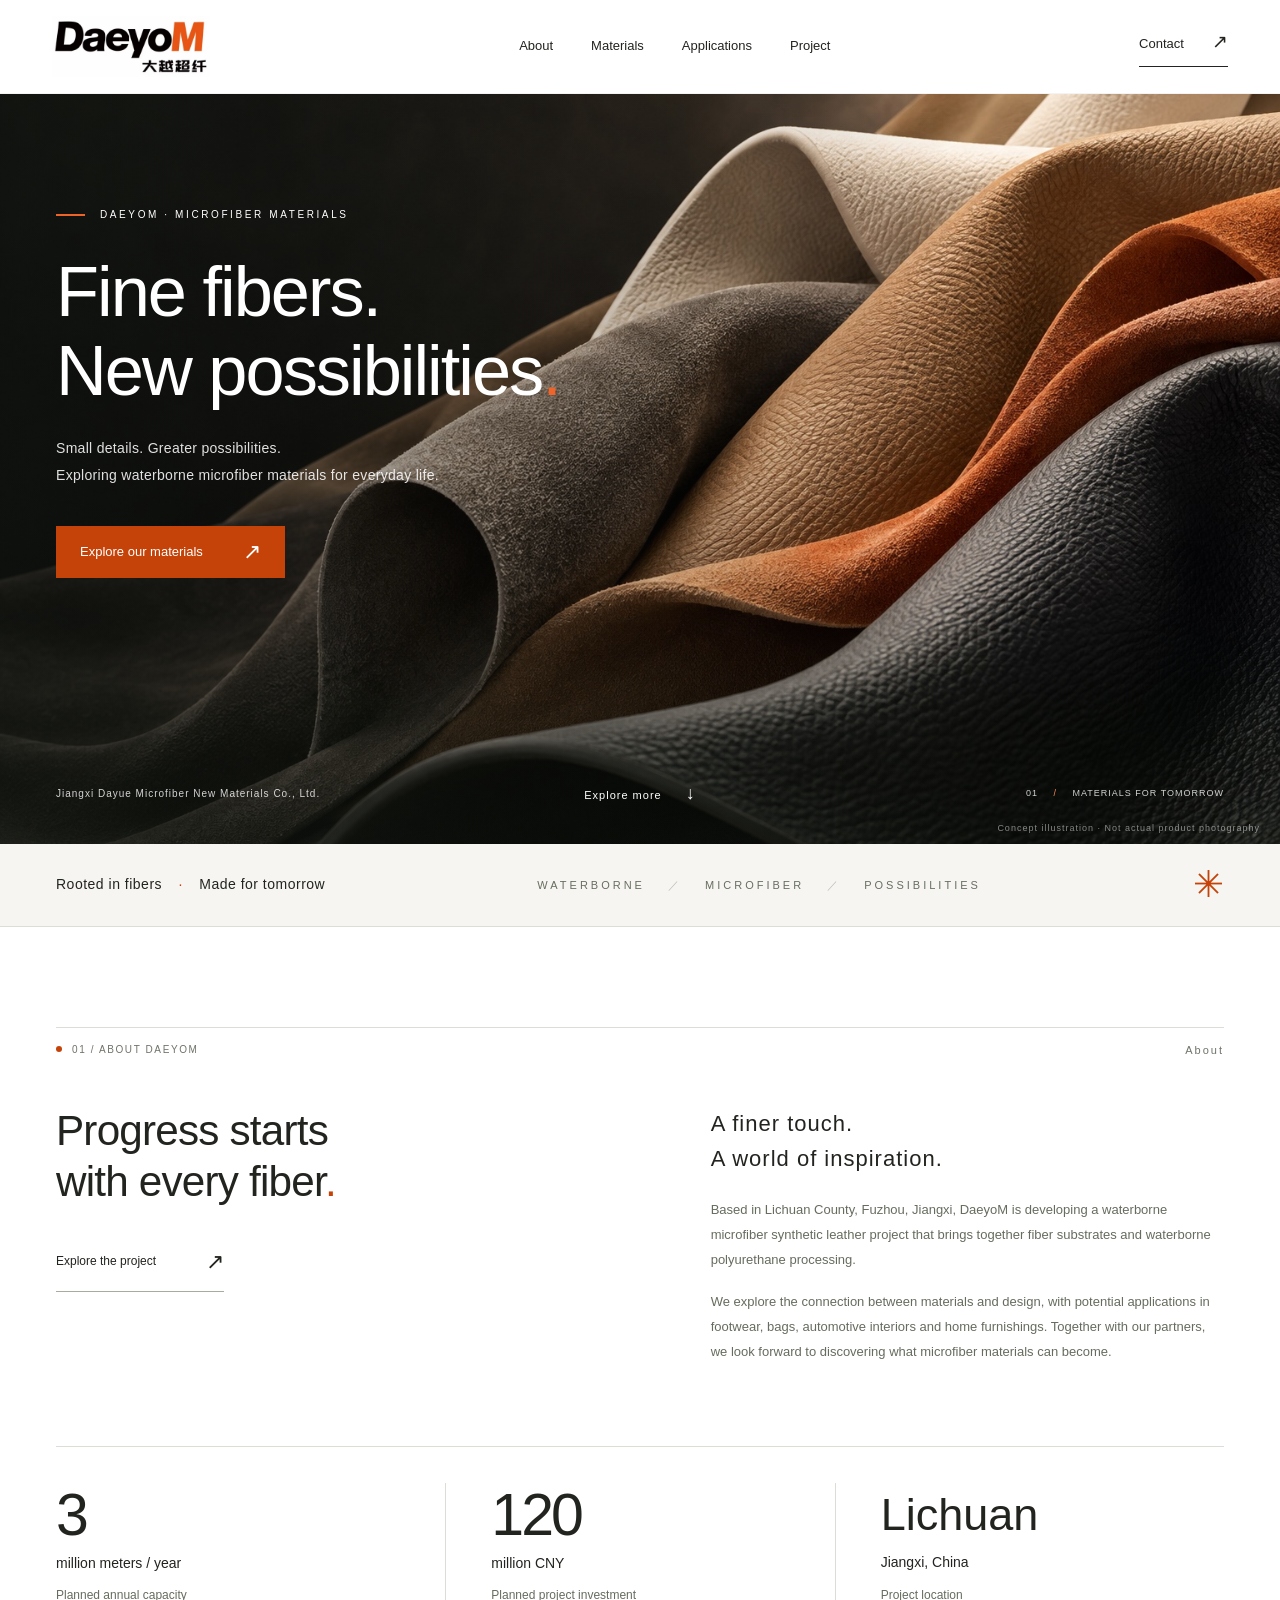
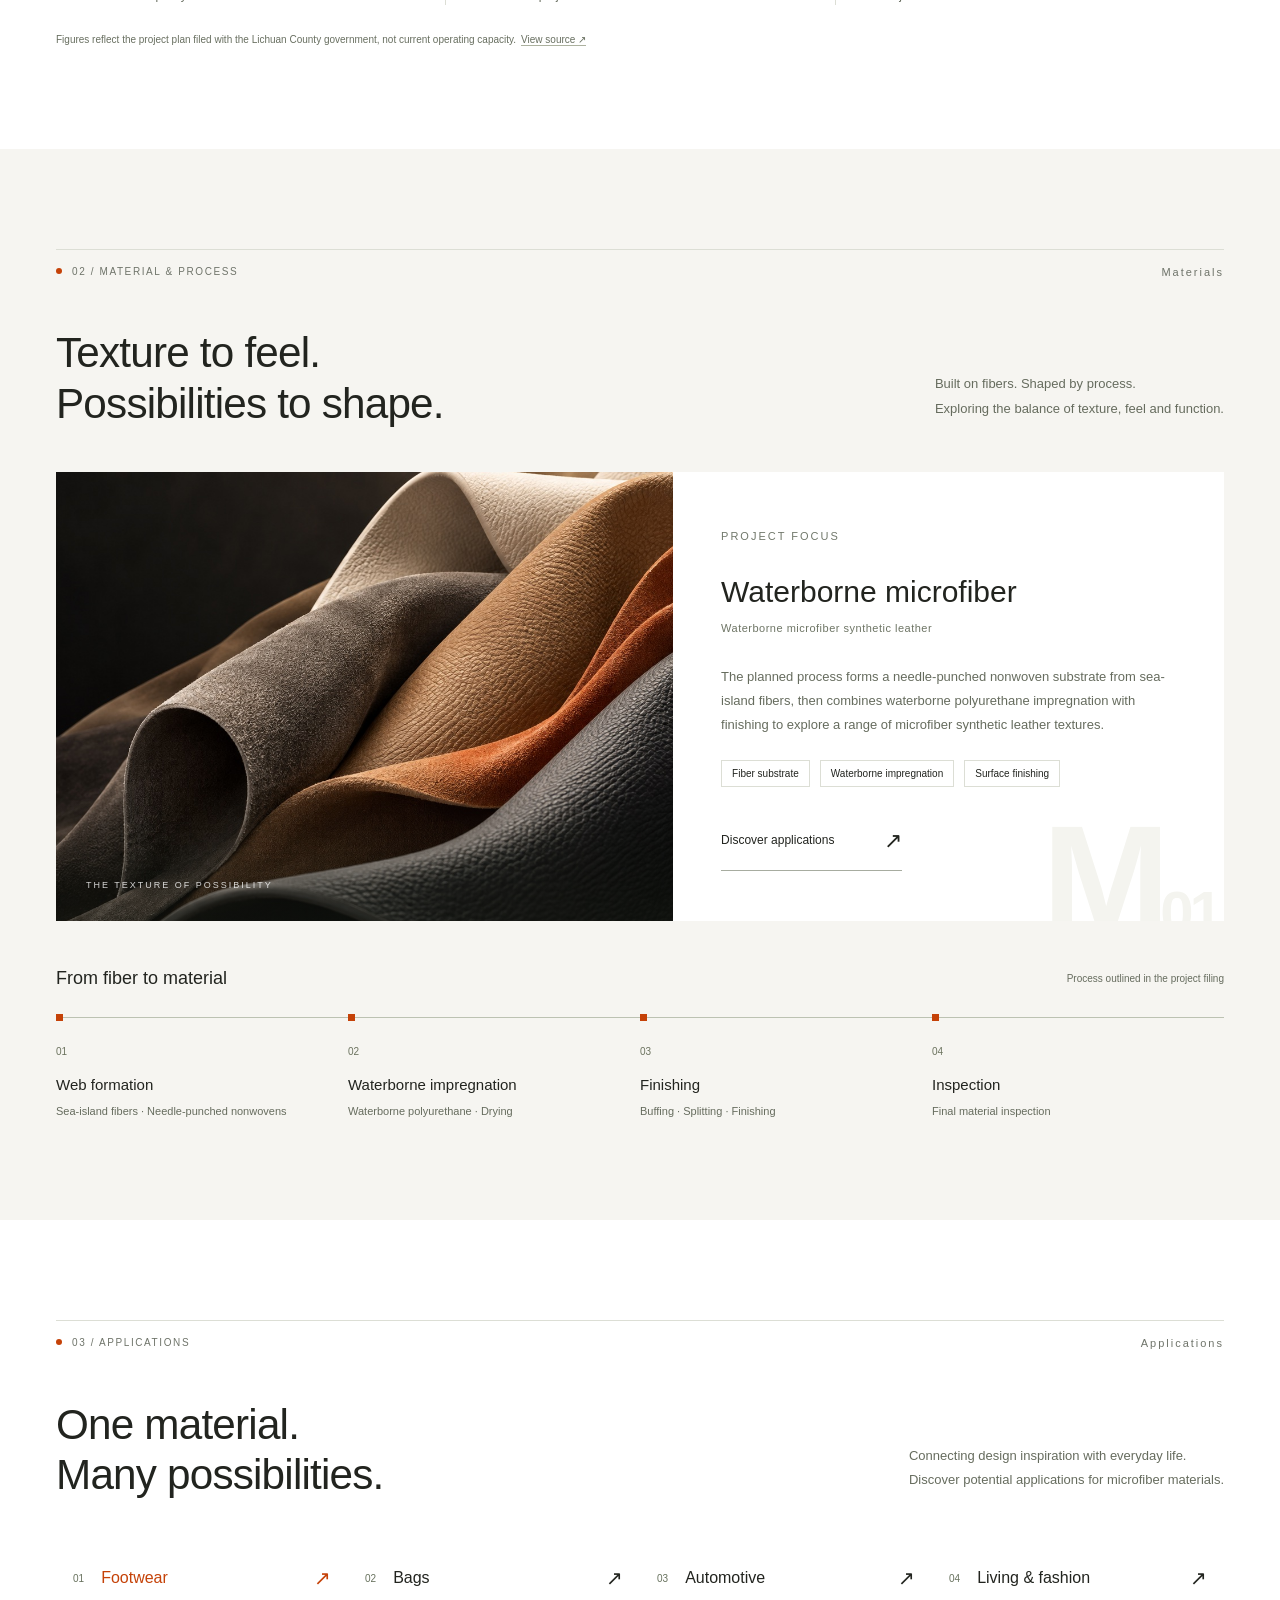
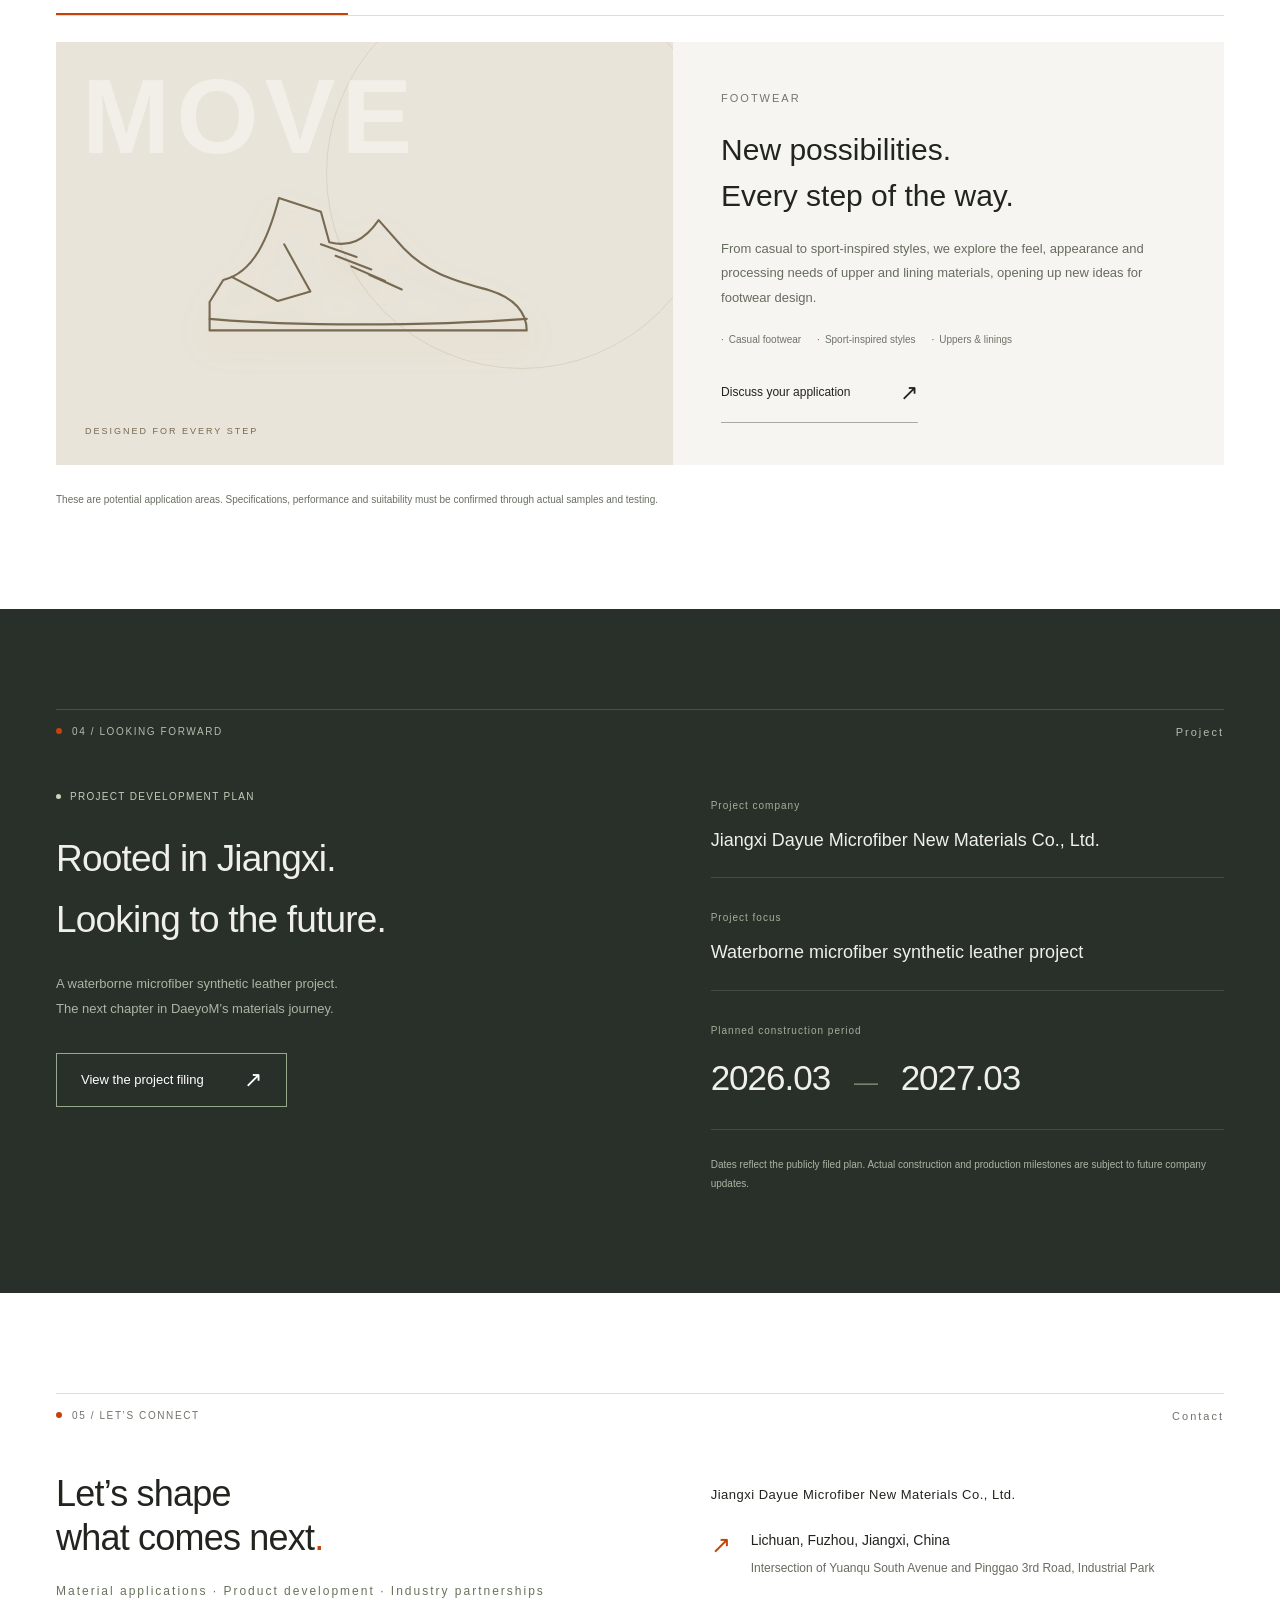
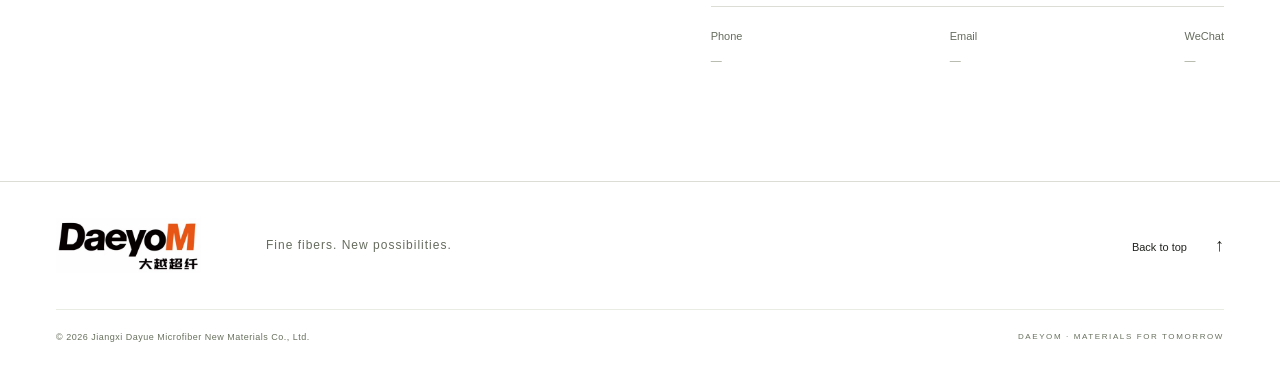
<file: index.html>
<!doctype html>
<html lang="en">
  <head>
    <meta charset="utf-8" />
    <meta name="viewport" content="width=device-width, initial-scale=1" />
    <meta name="theme-color" content="#f5f3ee" />
    <meta
      name="description"
      content="DaeyoM is developing a waterborne microfiber synthetic leather project in Lichuan, Jiangxi, exploring material applications in footwear, bags, automotive interiors and everyday living."
    />
    <meta
      property="og:title"
      content="DaeyoM · Fine fibers. New possibilities."
    />
    <meta
      property="og:description"
      content="Exploring waterborne microfiber materials that bring texture and design into everyday life."
    />
    <meta property="og:type" content="website" />
    <title>DaeyoM | Fine fibers. New possibilities.</title>
    <link rel="icon" href="assets/favicon.svg" type="image/svg+xml" />
    <link rel="stylesheet" href="styles.css" />
    <script src="script.js" defer></script>
  </head>
  <body id="top">
    <a class="skip-link" href="#main">Skip to main content</a>
    <header class="header">
      <a class="brand" href="#top" aria-label="DaeyoM home">
        <svg viewBox="245 1270 845 325" role="img" aria-label="DaeyoM">
          <image
            href="assets/daeyom-brand-source.png"
            width="1320"
            height="2868"
          />
        </svg>
      </a>
      <nav class="desktop-nav" aria-label="Main navigation">
        <a href="#about">About</a><a href="#materials">Materials</a
        ><a href="#applications">Applications</a><a href="#project">Project</a>
      </nav>
      <a class="header-contact" href="#contact"
        >Contact <span aria-hidden="true">↗</span></a
      >
      <button
        class="menu-toggle"
        type="button"
        aria-expanded="false"
        aria-controls="mobile-nav"
        aria-label="Open navigation"
      >
        <span></span><span></span>
      </button>
      <nav
        class="mobile-nav"
        id="mobile-nav"
        aria-label="Mobile navigation"
        hidden
      >
        <a href="#about">About</a><a href="#materials">Materials</a
        ><a href="#applications">Applications</a><a href="#project">Project</a
        ><a href="#contact">Contact ↗</a>
      </nav>
    </header>
    <main id="main">
      <section class="hero" aria-labelledby="hero-title">
        <img
          class="hero-image"
          src="assets/material-hero.jpg"
          alt="Concept illustration of microfiber materials in gray, ivory and warm orange"
          fetchpriority="high"
          width="1536"
          height="1024"
        />
        <div class="hero-shade"></div>
        <div class="hero-inner wrap">
          <p class="eyebrow light">
            <span class="orange-line"></span> DAEYOM · MICROFIBER MATERIALS
          </p>
          <h1 id="hero-title">
            Fine fibers.<br /><span>New possibilities</span><i>.</i>
          </h1>
          <p class="hero-description">
            Small details. Greater possibilities.<br />Exploring waterborne
            microfiber materials for everyday life.
          </p>
          <a class="button button-orange" href="#materials"
            >Explore our materials <span aria-hidden="true">↗</span></a
          >
        </div>
        <div class="hero-bottom wrap">
          <span>Jiangxi Dayue Microfiber New Materials Co., Ltd.</span
          ><a href="#about">Explore more <span aria-hidden="true">↓</span></a
          ><span class="hero-counter">01 <i>/</i> MATERIALS FOR TOMORROW</span>
        </div>
        <span class="image-note"
          >Concept illustration · Not actual product photography</span
        >
      </section>
      <div class="brand-strip">
        <div class="wrap">
          <span>Rooted in fibers <i>·</i> Made for tomorrow</span>
          <p>WATERBORNE <b>／</b> MICROFIBER <b>／</b> POSSIBILITIES</p>
          <span class="strip-symbol" aria-hidden="true">✳</span>
        </div>
      </div>
      <section
        class="section about wrap"
        id="about"
        aria-labelledby="about-title"
      >
        <div class="section-label">
          <span>01 / ABOUT DAEYOM</span><span>About</span>
        </div>
        <div class="about-layout">
          <div>
            <h2 id="about-title">
              Progress starts<br />with every fiber<span class="orange">.</span>
            </h2>
            <a class="text-link" href="#project"
              >Explore the project <span aria-hidden="true">↗</span></a
            >
          </div>
          <div class="about-copy">
            <p class="lead">A finer touch.<br />A world of inspiration.</p>
            <p>
              Based in Lichuan County, Fuzhou, Jiangxi, DaeyoM is developing a
              waterborne microfiber synthetic leather project that brings
              together fiber substrates and waterborne polyurethane processing.
            </p>
            <p>
              We explore the connection between materials and design, with
              potential applications in footwear, bags, automotive interiors and
              home furnishings. Together with our partners, we look forward to
              discovering what microfiber materials can become.
            </p>
          </div>
        </div>
        <div class="facts">
          <div>
            <span class="fact-value">3<span>million meters / year</span></span>
            <p>Planned annual capacity</p>
          </div>
          <div>
            <span class="fact-value">120<span>million CNY</span></span>
            <p>Planned project investment</p>
          </div>
          <div>
            <span class="fact-value place"
              >Lichuan<span>Jiangxi, China</span></span
            >
            <p>Project location</p>
          </div>
        </div>
        <p class="source-note">
          Figures reflect the project plan filed with the Lichuan County
          government, not current operating capacity.<a
            href="https://www.jxlcx.gov.cn/art/2026/6/11/art_3880_4453967.html"
            target="_blank"
            rel="noopener noreferrer"
            >View source ↗</a
          >
        </p>
      </section>
      <section
        class="materials section"
        id="materials"
        aria-labelledby="materials-title"
      >
        <div class="wrap">
          <div class="section-label">
            <span>02 / MATERIAL & PROCESS</span><span>Materials</span>
          </div>
          <div class="section-heading">
            <div>
              <h2 id="materials-title">
                Texture to feel.<br />Possibilities to shape.
              </h2>
            </div>
            <p>
              Built on fibers. Shaped by process.<br />Exploring the balance of
              texture, feel and function.
            </p>
          </div>
          <div class="material-feature">
            <div class="material-photo">
              <img
                src="assets/material-hero.jpg"
                alt="Concept illustration of layered microfiber material textures"
                loading="lazy"
                width="1536"
                height="1024"
              /><span>THE TEXTURE OF POSSIBILITY</span>
            </div>
            <div class="material-info">
              <span class="small-label">PROJECT FOCUS</span>
              <h3>Waterborne microfiber</h3>
              <p class="english-title">
                Waterborne microfiber synthetic leather
              </p>
              <p>
                The planned process forms a needle-punched nonwoven substrate
                from sea-island fibers, then combines waterborne polyurethane
                impregnation with finishing to explore a range of microfiber
                synthetic leather textures.
              </p>
              <div class="material-tags">
                <span>Fiber substrate</span><span>Waterborne impregnation</span
                ><span>Surface finishing</span>
              </div>
              <a href="#applications" class="text-link"
                >Discover applications <span aria-hidden="true">↗</span></a
              ><span class="material-index" aria-hidden="true"
                >M<span>01</span></span
              >
            </div>
          </div>
          <div class="process-heading">
            <h3>From fiber to material</h3>
            <p>Process outlined in the project filing</p>
          </div>
          <ol class="process">
            <li>
              <span>01</span>
              <h4>Web formation</h4>
              <p>Sea-island fibers · Needle-punched nonwovens</p>
            </li>
            <li>
              <span>02</span>
              <h4>Waterborne impregnation</h4>
              <p>Waterborne polyurethane · Drying</p>
            </li>
            <li>
              <span>03</span>
              <h4>Finishing</h4>
              <p>Buffing · Splitting · Finishing</p>
            </li>
            <li>
              <span>04</span>
              <h4>Inspection</h4>
              <p>Final material inspection</p>
            </li>
          </ol>
        </div>
      </section>
      <section
        class="section applications wrap"
        id="applications"
        aria-labelledby="applications-title"
      >
        <div class="section-label">
          <span>03 / APPLICATIONS</span><span>Applications</span>
        </div>
        <div class="section-heading">
          <h2 id="applications-title">
            One material.<br />Many possibilities.
          </h2>
          <p>
            Connecting design inspiration with everyday life.<br />Discover
            potential applications for microfiber materials.
          </p>
        </div>
        <div
          class="application-tabs"
          role="tablist"
          aria-label="Choose an application"
        >
          <button
            role="tab"
            id="tab-footwear"
            aria-controls="panel-footwear"
            aria-selected="true"
            tabindex="0"
            type="button"
          >
            <span>01</span>Footwear<span class="tab-arrow" aria-hidden="true"
              >↗</span
            >
          </button>
          <button
            role="tab"
            id="tab-bags"
            aria-controls="panel-bags"
            aria-selected="false"
            tabindex="-1"
            type="button"
          >
            <span>02</span>Bags<span class="tab-arrow" aria-hidden="true"
              >↗</span
            >
          </button>
          <button
            role="tab"
            id="tab-auto"
            aria-controls="panel-auto"
            aria-selected="false"
            tabindex="-1"
            type="button"
          >
            <span>03</span>Automotive<span class="tab-arrow" aria-hidden="true"
              >↗</span
            >
          </button>
          <button
            role="tab"
            id="tab-living"
            aria-controls="panel-living"
            aria-selected="false"
            tabindex="-1"
            type="button"
          >
            <span>04</span>Living & fashion<span
              class="tab-arrow"
              aria-hidden="true"
              >↗</span
            >
          </button>
        </div>
        <div
          class="application-panel"
          id="panel-footwear"
          role="tabpanel"
          aria-labelledby="tab-footwear"
          tabindex="0"
        >
          <div class="application-art art-shoe">
            <span class="art-word" aria-hidden="true">MOVE</span
            ><svg viewBox="0 0 400 230" aria-hidden="true">
              <path
                d="M65 140c29-7 43-40 53-78l40 13 8 29c19 5 33-1 47-21l24 27c24 25 51 31 82 40 23 7 35 21 35 38H52v-27z"
              />
              <path
                d="M52 177c78 7 206 7 302 0M158 106l34 12m-20-1 34 13m-19-3 32 14m-15-6 31 14M73 137l44 23 31-9-25-45"
              /></svg
            ><span class="art-caption">DESIGNED FOR EVERY STEP</span>
          </div>
          <div class="application-copy">
            <span class="small-label">FOOTWEAR</span>
            <h3>New possibilities.<br />Every step of the way.</h3>
            <p>
              From casual to sport-inspired styles, we explore the feel,
              appearance and processing needs of upper and lining materials,
              opening up new ideas for footwear design.
            </p>
            <div class="use-tags">
              <span>Casual footwear</span><span>Sport-inspired styles</span
              ><span>Uppers & linings</span>
            </div>
            <a href="#contact" class="text-link"
              >Discuss your application <span aria-hidden="true">↗</span></a
            >
          </div>
        </div>
        <div
          class="application-panel"
          id="panel-bags"
          role="tabpanel"
          aria-labelledby="tab-bags"
          tabindex="0"
          hidden
        >
          <div class="application-art art-bag">
            <span class="art-word" aria-hidden="true">CARRY</span
            ><svg viewBox="0 0 400 230" aria-hidden="true">
              <path
                d="M111 88h178l16 112H95zM159 88V65c0-53 82-53 82 0v23M144 88V63c0-67 112-67 112 0v25M110 106h180M145 88v33m110-33v33M180 138h40v18h-40z"
              /></svg
            ><span class="art-caption">CARRY YOUR INSPIRATION</span>
          </div>
          <div class="application-copy">
            <span class="small-label">BAGS & ACCESSORIES</span>
            <h3>Carry the everyday.<br />Make room for inspiration.</h3>
            <p>
              Texture and color can become part of a designer’s language. We
              explore material possibilities for handbags, backpacks and small
              accessories.
            </p>
            <div class="use-tags">
              <span>Handbags</span><span>Everyday bags</span
              ><span>Small accessories</span>
            </div>
            <a href="#contact" class="text-link"
              >Discuss your application <span aria-hidden="true">↗</span></a
            >
          </div>
        </div>
        <div
          class="application-panel"
          id="panel-auto"
          role="tabpanel"
          aria-labelledby="tab-auto"
          tabindex="0"
          hidden
        >
          <div class="application-art art-auto">
            <span class="art-word" aria-hidden="true">DRIVE</span
            ><svg viewBox="0 0 400 230" aria-hidden="true">
              <path
                d="M73 155l18-46 49-11 37-42h79l50 49 26 11 11 51h-33m-67 0H156m-59 0H66v-12zM153 99h130l-36-34h-62z"
              />
              <circle cx="126" cy="168" r="30" />
              <circle cx="278" cy="168" r="30" />
              <circle cx="126" cy="168" r="13" />
              <circle cx="278" cy="168" r="13" />
              <path d="M204 68v31m-4 20h20M76 134h32m196-8h30" /></svg
            ><span class="art-caption">A NEW SENSE OF JOURNEY</span>
          </div>
          <div class="application-copy">
            <span class="small-label">AUTOMOTIVE INTERIORS</span>
            <h3>A fresh perspective<br />on the journey ahead.</h3>
            <p>
              Exploring seat upholstery, door panels and interior trim, we
              consider how appearance and touch can work with spatial design to
              shape the travel experience.
            </p>
            <div class="use-tags">
              <span>Seat upholstery</span><span>Door panels</span
              ><span>Interior design</span>
            </div>
            <a href="#contact" class="text-link"
              >Discuss your application <span aria-hidden="true">↗</span></a
            >
          </div>
        </div>
        <div
          class="application-panel"
          id="panel-living"
          role="tabpanel"
          aria-labelledby="tab-living"
          tabindex="0"
          hidden
        >
          <div class="application-art art-living">
            <span class="art-word" aria-hidden="true">LIVE</span
            ><svg viewBox="0 0 400 230" aria-hidden="true">
              <path
                d="M98 122V82c0-20 16-31 34-31h138c21 0 32 13 32 31v40M88 169V119c-36-22-44 9-29 30v34h282v-34c15-21 7-52-29-30v50zM91 145h218M112 144V84h81v60m15 0V84h81v60M82 184v17m236-17v17"
              /></svg
            ><span class="art-caption">TEXTURE MEETS EVERYDAY LIFE</span>
          </div>
          <div class="application-copy">
            <span class="small-label">LIVING & FASHION</span>
            <h3>Bring a finer touch<br />to everyday living.</h3>
            <p>
              From home upholstery to clothing and accessories, we explore how
              soft textures and varied styles can add a new dimension to
              everyday life.
            </p>
            <div class="use-tags">
              <span>Home upholstery</span><span>Fashion design</span
              ><span>Lifestyle accessories</span>
            </div>
            <a href="#contact" class="text-link"
              >Discuss your application <span aria-hidden="true">↗</span></a
            >
          </div>
        </div>
        <p class="source-note">
          These are potential application areas. Specifications, performance and
          suitability must be confirmed through actual samples and testing.
        </p>
      </section>
      <section
        class="project section"
        id="project"
        aria-labelledby="project-title"
      >
        <div class="wrap">
          <div class="section-label">
            <span>04 / LOOKING FORWARD</span><span>Project</span>
          </div>
          <div class="project-layout">
            <div>
              <span class="project-badge"
                ><i></i> PROJECT DEVELOPMENT PLAN</span
              >
              <h2 id="project-title">
                Rooted in Jiangxi.<br />Looking to the future.
              </h2>
              <p>
                A waterborne microfiber synthetic leather project.<br />The next
                chapter in DaeyoM’s materials journey.
              </p>
              <a
                class="button button-outline"
                href="https://www.jxlcx.gov.cn/art/2026/6/11/art_3880_4453967.html"
                target="_blank"
                rel="noopener noreferrer"
                >View the project filing <span aria-hidden="true">↗</span></a
              >
            </div>
            <div class="project-details">
              <div>
                <span>Project company</span>
                <h3>Jiangxi Dayue Microfiber New Materials Co., Ltd.</h3>
              </div>
              <div>
                <span>Project focus</span>
                <h3>Waterborne microfiber synthetic leather project</h3>
              </div>
              <div>
                <span>Planned construction period</span>
                <h3 class="project-date">2026.03 <span>—</span> 2027.03</h3>
              </div>
              <p>
                Dates reflect the publicly filed plan. Actual construction and
                production milestones are subject to future company updates.
              </p>
            </div>
          </div>
        </div>
      </section>
      <section
        class="contact section wrap"
        id="contact"
        aria-labelledby="contact-title"
      >
        <div class="section-label">
          <span>05 / LET’S CONNECT</span><span>Contact</span>
        </div>
        <div class="contact-layout">
          <div>
            <h2 id="contact-title">
              Let’s shape<br />what comes next<span class="orange">.</span>
            </h2>
            <p>
              Material applications · Product development · Industry
              partnerships
            </p>
          </div>
          <div class="contact-details">
            <span class="small-label"
              >Jiangxi Dayue Microfiber New Materials Co., Ltd.</span
            >
            <div class="address">
              <span class="location-mark" aria-hidden="true">↗</span>
              <p>
                Lichuan, Fuzhou, Jiangxi, China<br /><span
                  >Intersection of Yuanqu South Avenue and Pinggao 3rd Road,
                  Industrial Park</span
                >
              </p>
            </div>
            <dl class="contact-fields">
              <div>
                <dt>Phone</dt>
                <dd aria-label="Not yet provided">—</dd>
              </div>
              <div>
                <dt>Email</dt>
                <dd aria-label="Not yet provided">—</dd>
              </div>
              <div>
                <dt>WeChat</dt>
                <dd aria-label="Not yet provided">—</dd>
              </div>
            </dl>
          </div>
        </div>
      </section>
    </main>
    <footer>
      <div class="wrap footer-main">
        <a
          class="brand footer-brand"
          href="#top"
          aria-label="Back to DaeyoM home"
          ><svg viewBox="245 1270 845 325" role="img" aria-label="DaeyoM">
            <image
              href="assets/daeyom-brand-source.png"
              width="1320"
              height="2868"
            /></svg
        ></a>
        <p>Fine fibers. New possibilities.</p>
        <a class="back-top" href="#top"
          >Back to top <span aria-hidden="true">↑</span></a
        >
      </div>
      <div class="wrap footer-bottom">
        <span
          >© <span id="year">2026</span> Jiangxi Dayue Microfiber New Materials
          Co., Ltd.</span
        ><span>DAEYOM · MATERIALS FOR TOMORROW</span>
      </div>
    </footer>
  </body>
</html>
</file>
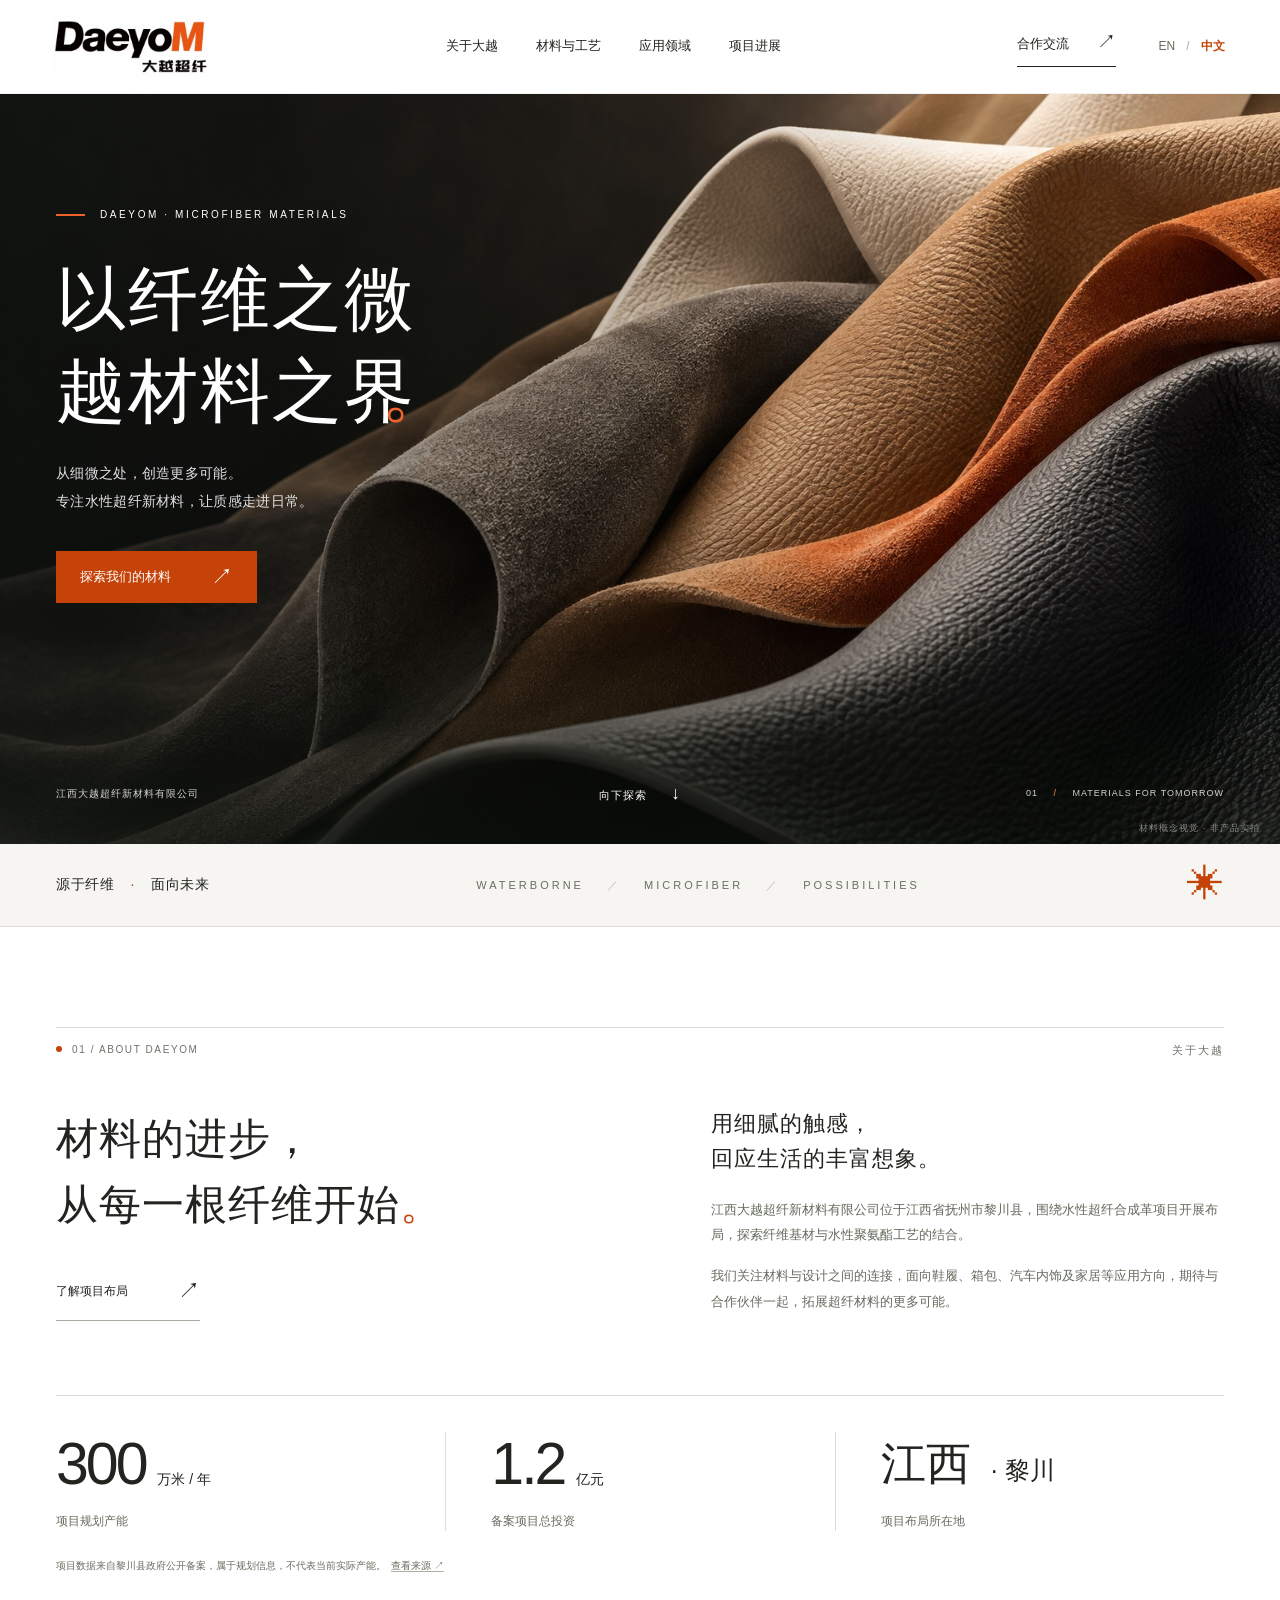
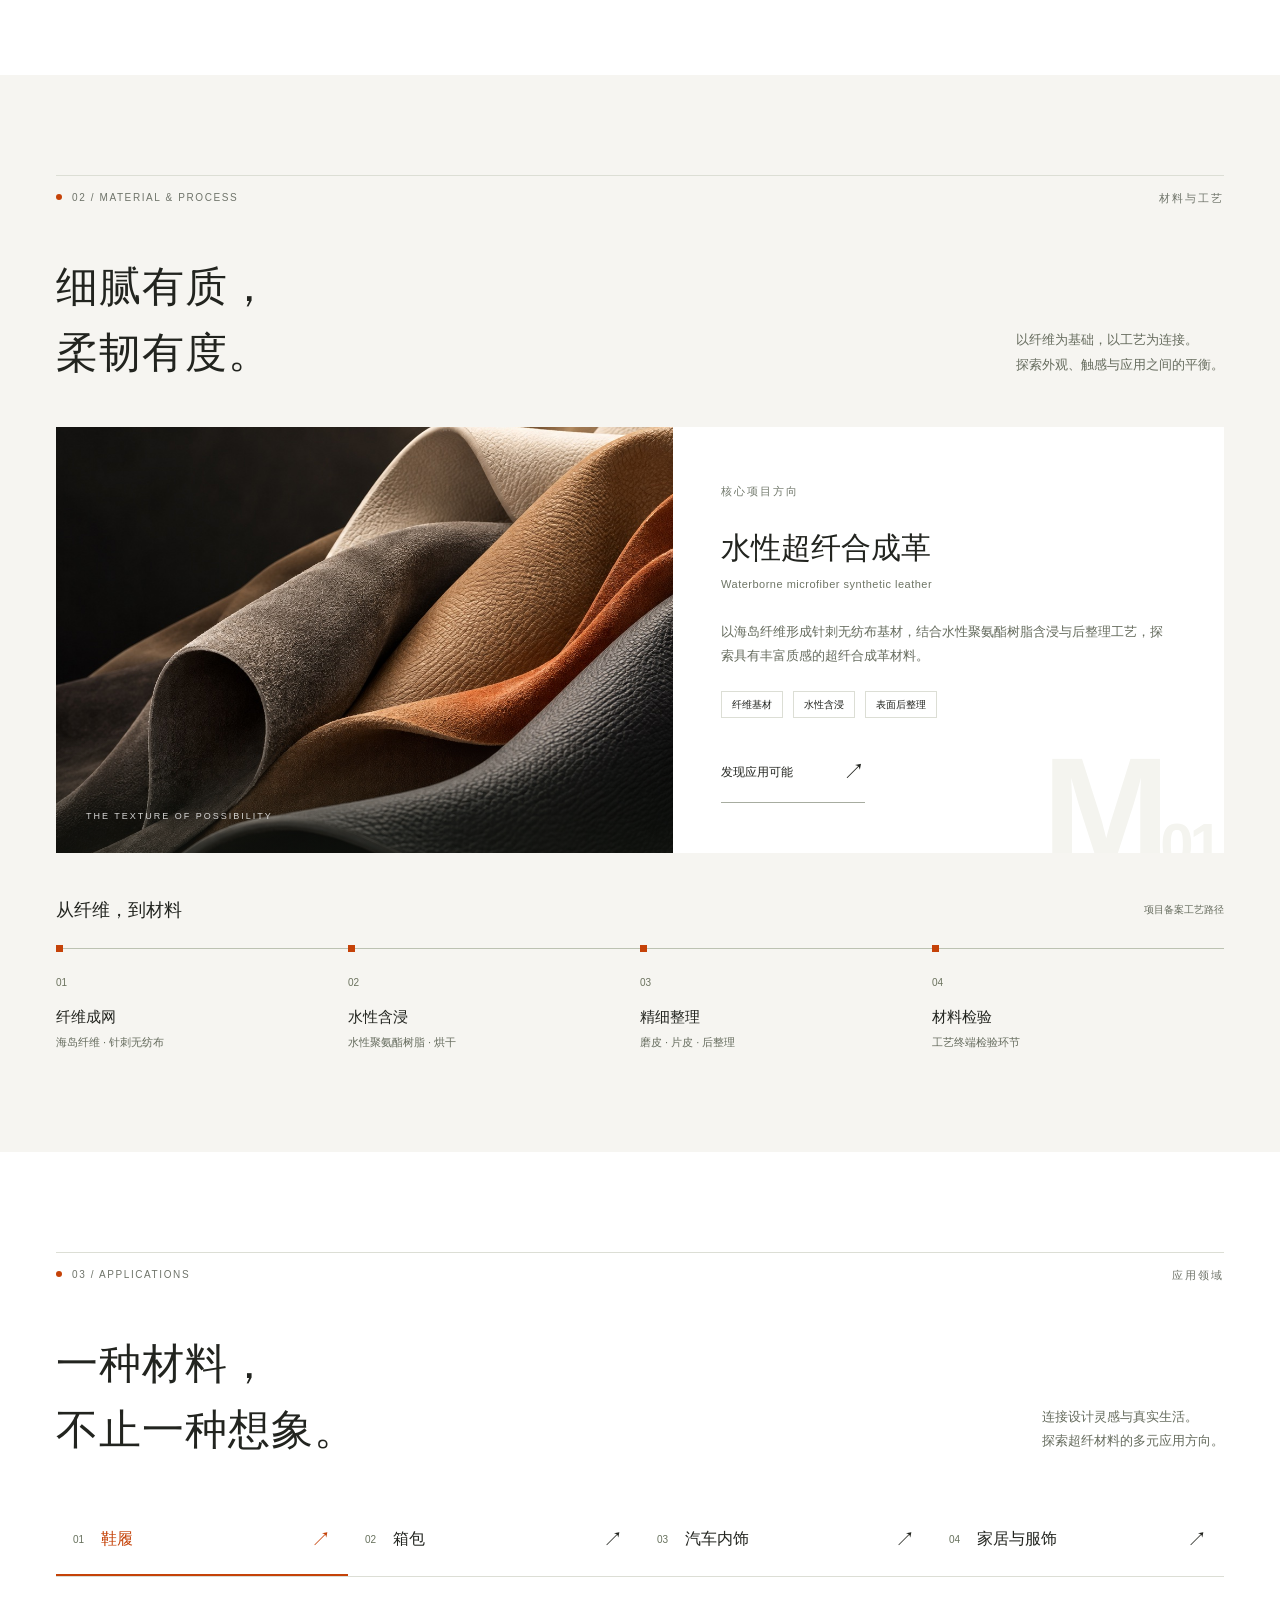
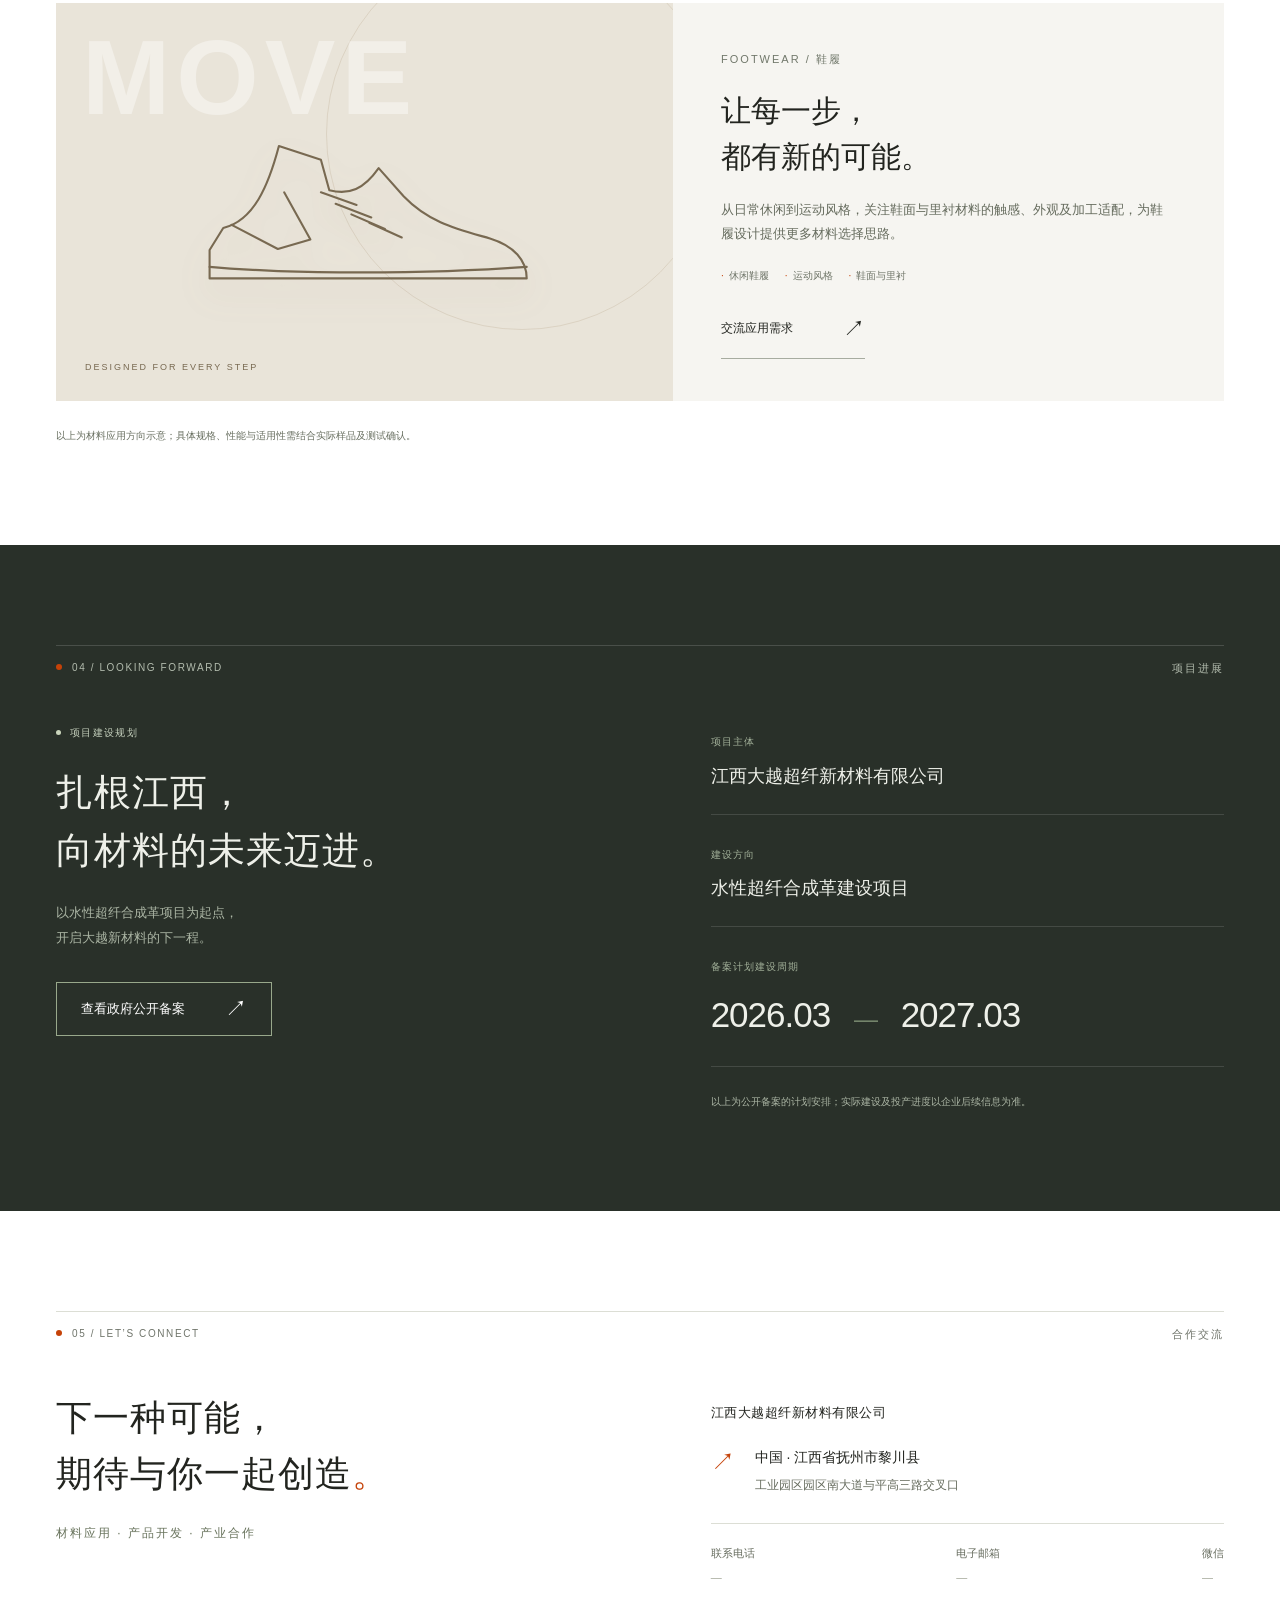
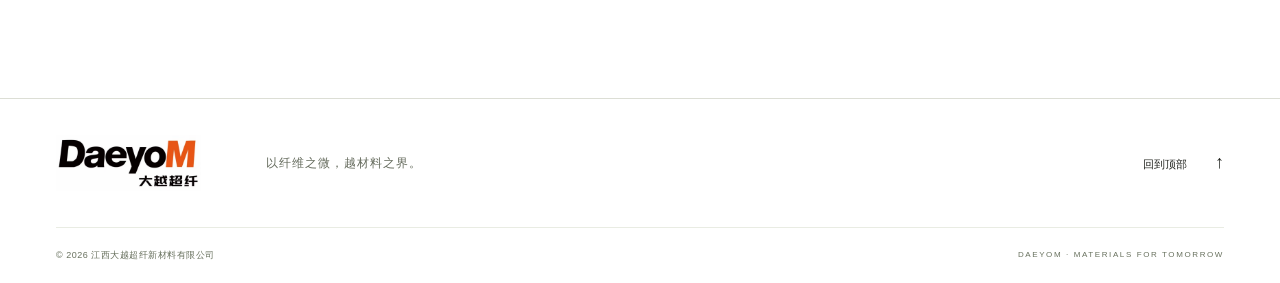
<file: zh.html>
<!doctype html>
<html lang="zh-CN">
  <head>
    <meta charset="utf-8" />
    <meta name="viewport" content="width=device-width, initial-scale=1" />
    <meta name="theme-color" content="#f5f3ee" />
    <meta
      name="description"
      content="大越超纤 DaeyoM｜江西大越超纤新材料有限公司，聚焦水性超纤合成革项目，探索新材料在鞋履、箱包、汽车内饰与家居领域的应用。"
    />
    <meta
      property="og:title"
      content="大越超纤 DaeyoM · 以纤维之微，越材料之界"
    />
    <meta
      property="og:description"
      content="专注水性超纤新材料，连接质感、设计与日常生活。"
    />
    <meta property="og:type" content="website" />
    <title>大越超纤 DaeyoM｜以纤维之微，越材料之界</title>
    <link rel="icon" href="assets/favicon.svg" type="image/svg+xml" />
    <link rel="alternate" hreflang="en" href="index.html" />
    <link rel="alternate" hreflang="zh-CN" href="zh.html" />
    <link rel="alternate" hreflang="x-default" href="index.html" />
    <link rel="stylesheet" href="styles.css" />
    <script src="script.js" defer></script>
  </head>
  <body id="top">
    <a class="skip-link" href="#main">跳转到主要内容</a>
    <header class="header">
      <a class="brand" href="#top" aria-label="大越超纤 DaeyoM 首页">
        <svg viewBox="245 1270 845 325" role="img" aria-label="DaeyoM 大越超纤">
          <image
            href="assets/daeyom-brand-source.png"
            width="1320"
            height="2868"
          />
        </svg>
      </a>
      <nav class="desktop-nav" aria-label="主导航">
        <a href="#about">关于大越</a><a href="#materials">材料与工艺</a
        ><a href="#applications">应用领域</a><a href="#project">项目进展</a>
      </nav>
      <a class="header-contact" href="#contact"
        >合作交流 <span aria-hidden="true">↗</span></a
      >
      <nav class="language-switch" aria-label="语言">
        <a href="index.html" lang="en" hreflang="en">EN</a>
        <span aria-hidden="true">/</span>
        <a href="zh.html" lang="zh-CN" hreflang="zh-CN" aria-current="page"
          >中文</a
        >
      </nav>
      <button
        class="menu-toggle"
        type="button"
        aria-expanded="false"
        aria-controls="mobile-nav"
        aria-label="打开导航"
      >
        <span></span><span></span>
      </button>
      <nav class="mobile-nav" id="mobile-nav" aria-label="手机导航" hidden>
        <a href="#about">关于大越</a><a href="#materials">材料与工艺</a
        ><a href="#applications">应用领域</a><a href="#project">项目进展</a
        ><a href="#contact">合作交流 ↗</a>
      </nav>
    </header>
    <main id="main">
      <section class="hero" aria-labelledby="hero-title">
        <img
          class="hero-image"
          src="assets/material-hero.jpg"
          alt="灰、米白与暖橙色超纤材料的概念展示"
          fetchpriority="high"
          width="1536"
          height="1024"
        />
        <div class="hero-shade"></div>
        <div class="hero-inner wrap">
          <p class="eyebrow light">
            <span class="orange-line"></span> DAEYOM · MICROFIBER MATERIALS
          </p>
          <h1 id="hero-title">
            以纤维之微<br />越<span>材料之界</span><i>。</i>
          </h1>
          <p class="hero-description">
            从细微之处，创造更多可能。<br />专注水性超纤新材料，让质感走进日常。
          </p>
          <a class="button button-orange" href="#materials"
            >探索我们的材料 <span aria-hidden="true">↗</span></a
          >
        </div>
        <div class="hero-bottom wrap">
          <span>江西大越超纤新材料有限公司</span
          ><a href="#about">向下探索 <span aria-hidden="true">↓</span></a
          ><span class="hero-counter">01 <i>/</i> MATERIALS FOR TOMORROW</span>
        </div>
        <span class="image-note">材料概念视觉 · 非产品实拍</span>
      </section>
      <div class="brand-strip">
        <div class="wrap">
          <span>源于纤维 <i>·</i> 面向未来</span>
          <p>WATERBORNE <b>／</b> MICROFIBER <b>／</b> POSSIBILITIES</p>
          <span class="strip-symbol" aria-hidden="true">✳</span>
        </div>
      </div>
      <section
        class="section about wrap"
        id="about"
        aria-labelledby="about-title"
      >
        <div class="section-label">
          <span>01 / ABOUT DAEYOM</span><span>关于大越</span>
        </div>
        <div class="about-layout">
          <div>
            <h2 id="about-title">
              材料的进步，<br />从每一根纤维开始<span class="orange">。</span>
            </h2>
            <a class="text-link" href="#project"
              >了解项目布局 <span aria-hidden="true">↗</span></a
            >
          </div>
          <div class="about-copy">
            <p class="lead">用细腻的触感，<br />回应生活的丰富想象。</p>
            <p>
              江西大越超纤新材料有限公司位于江西省抚州市黎川县，围绕水性超纤合成革项目开展布局，探索纤维基材与水性聚氨酯工艺的结合。
            </p>
            <p>
              我们关注材料与设计之间的连接，面向鞋履、箱包、汽车内饰及家居等应用方向，期待与合作伙伴一起，拓展超纤材料的更多可能。
            </p>
          </div>
        </div>
        <div class="facts">
          <div>
            <span class="fact-value">300<span>万米 / 年</span></span>
            <p>项目规划产能</p>
          </div>
          <div>
            <span class="fact-value">1.2<span>亿元</span></span>
            <p>备案项目总投资</p>
          </div>
          <div>
            <span class="fact-value place">江西<span>· 黎川</span></span>
            <p>项目布局所在地</p>
          </div>
        </div>
        <p class="source-note">
          项目数据来自黎川县政府公开备案，属于规划信息，不代表当前实际产能。<a
            href="https://www.jxlcx.gov.cn/art/2026/6/11/art_3880_4453967.html"
            target="_blank"
            rel="noopener noreferrer"
            >查看来源 ↗</a
          >
        </p>
      </section>
      <section
        class="materials section"
        id="materials"
        aria-labelledby="materials-title"
      >
        <div class="wrap">
          <div class="section-label">
            <span>02 / MATERIAL & PROCESS</span><span>材料与工艺</span>
          </div>
          <div class="section-heading">
            <div>
              <h2 id="materials-title">细腻有质，<br />柔韧有度。</h2>
            </div>
            <p>
              以纤维为基础，以工艺为连接。<br />探索外观、触感与应用之间的平衡。
            </p>
          </div>
          <div class="material-feature">
            <div class="material-photo">
              <img
                src="assets/material-hero.jpg"
                alt="超纤材料层叠纹理的概念视觉"
                loading="lazy"
                width="1536"
                height="1024"
              /><span>THE TEXTURE OF POSSIBILITY</span>
            </div>
            <div class="material-info">
              <span class="small-label">核心项目方向</span>
              <h3>水性超纤合成革</h3>
              <p class="english-title">
                Waterborne microfiber synthetic leather
              </p>
              <p>
                以海岛纤维形成针刺无纺布基材，结合水性聚氨酯树脂含浸与后整理工艺，探索具有丰富质感的超纤合成革材料。
              </p>
              <div class="material-tags">
                <span>纤维基材</span><span>水性含浸</span
                ><span>表面后整理</span>
              </div>
              <a href="#applications" class="text-link"
                >发现应用可能 <span aria-hidden="true">↗</span></a
              ><span class="material-index" aria-hidden="true"
                >M<span>01</span></span
              >
            </div>
          </div>
          <div class="process-heading">
            <h3>从纤维，到材料</h3>
            <p>项目备案工艺路径</p>
          </div>
          <ol class="process">
            <li>
              <span>01</span>
              <h4>纤维成网</h4>
              <p>海岛纤维 · 针刺无纺布</p>
            </li>
            <li>
              <span>02</span>
              <h4>水性含浸</h4>
              <p>水性聚氨酯树脂 · 烘干</p>
            </li>
            <li>
              <span>03</span>
              <h4>精细整理</h4>
              <p>磨皮 · 片皮 · 后整理</p>
            </li>
            <li>
              <span>04</span>
              <h4>材料检验</h4>
              <p>工艺终端检验环节</p>
            </li>
          </ol>
        </div>
      </section>
      <section
        class="section applications wrap"
        id="applications"
        aria-labelledby="applications-title"
      >
        <div class="section-label">
          <span>03 / APPLICATIONS</span><span>应用领域</span>
        </div>
        <div class="section-heading">
          <h2 id="applications-title">一种材料，<br />不止一种想象。</h2>
          <p>连接设计灵感与真实生活。<br />探索超纤材料的多元应用方向。</p>
        </div>
        <div class="application-tabs" role="tablist" aria-label="选择应用领域">
          <button
            role="tab"
            id="tab-footwear"
            aria-controls="panel-footwear"
            aria-selected="true"
            tabindex="0"
            type="button"
          >
            <span>01</span>鞋履<span class="tab-arrow" aria-hidden="true"
              >↗</span
            >
          </button>
          <button
            role="tab"
            id="tab-bags"
            aria-controls="panel-bags"
            aria-selected="false"
            tabindex="-1"
            type="button"
          >
            <span>02</span>箱包<span class="tab-arrow" aria-hidden="true"
              >↗</span
            >
          </button>
          <button
            role="tab"
            id="tab-auto"
            aria-controls="panel-auto"
            aria-selected="false"
            tabindex="-1"
            type="button"
          >
            <span>03</span>汽车内饰<span class="tab-arrow" aria-hidden="true"
              >↗</span
            >
          </button>
          <button
            role="tab"
            id="tab-living"
            aria-controls="panel-living"
            aria-selected="false"
            tabindex="-1"
            type="button"
          >
            <span>04</span>家居与服饰<span class="tab-arrow" aria-hidden="true"
              >↗</span
            >
          </button>
        </div>
        <div
          class="application-panel"
          id="panel-footwear"
          role="tabpanel"
          aria-labelledby="tab-footwear"
          tabindex="0"
        >
          <div class="application-art art-shoe">
            <span class="art-word" aria-hidden="true">MOVE</span
            ><svg viewBox="0 0 400 230" aria-hidden="true">
              <path
                d="M65 140c29-7 43-40 53-78l40 13 8 29c19 5 33-1 47-21l24 27c24 25 51 31 82 40 23 7 35 21 35 38H52v-27z"
              />
              <path
                d="M52 177c78 7 206 7 302 0M158 106l34 12m-20-1 34 13m-19-3 32 14m-15-6 31 14M73 137l44 23 31-9-25-45"
              /></svg
            ><span class="art-caption">DESIGNED FOR EVERY STEP</span>
          </div>
          <div class="application-copy">
            <span class="small-label">FOOTWEAR / 鞋履</span>
            <h3>让每一步，<br />都有新的可能。</h3>
            <p>
              从日常休闲到运动风格，关注鞋面与里衬材料的触感、外观及加工适配，为鞋履设计提供更多材料选择思路。
            </p>
            <div class="use-tags">
              <span>休闲鞋履</span><span>运动风格</span><span>鞋面与里衬</span>
            </div>
            <a href="#contact" class="text-link"
              >交流应用需求 <span aria-hidden="true">↗</span></a
            >
          </div>
        </div>
        <div
          class="application-panel"
          id="panel-bags"
          role="tabpanel"
          aria-labelledby="tab-bags"
          tabindex="0"
          hidden
        >
          <div class="application-art art-bag">
            <span class="art-word" aria-hidden="true">CARRY</span
            ><svg viewBox="0 0 400 230" aria-hidden="true">
              <path
                d="M111 88h178l16 112H95zM159 88V65c0-53 82-53 82 0v23M144 88V63c0-67 112-67 112 0v25M110 106h180M145 88v33m110-33v33M180 138h40v18h-40z"
              /></svg
            ><span class="art-caption">CARRY YOUR INSPIRATION</span>
          </div>
          <div class="application-copy">
            <span class="small-label">BAGS & ACCESSORIES / 箱包</span>
            <h3>装下日常，<br />也装下灵感。</h3>
            <p>
              关注材料肌理与色彩表达，探索手袋、背包及小型配饰等方向，让材料成为设计语言的一部分。
            </p>
            <div class="use-tags">
              <span>时尚手袋</span><span>生活箱包</span><span>小型配饰</span>
            </div>
            <a href="#contact" class="text-link"
              >交流应用需求 <span aria-hidden="true">↗</span></a
            >
          </div>
        </div>
        <div
          class="application-panel"
          id="panel-auto"
          role="tabpanel"
          aria-labelledby="tab-auto"
          tabindex="0"
          hidden
        >
          <div class="application-art art-auto">
            <span class="art-word" aria-hidden="true">DRIVE</span
            ><svg viewBox="0 0 400 230" aria-hidden="true">
              <path
                d="M73 155l18-46 49-11 37-42h79l50 49 26 11 11 51h-33m-67 0H156m-59 0H66v-12zM153 99h130l-36-34h-62z"
              />
              <circle cx="126" cy="168" r="30" />
              <circle cx="278" cy="168" r="30" />
              <circle cx="126" cy="168" r="13" />
              <circle cx="278" cy="168" r="13" />
              <path d="M204 68v31m-4 20h20M76 134h32m196-8h30" /></svg
            ><span class="art-caption">A NEW SENSE OF JOURNEY</span>
          </div>
          <div class="application-copy">
            <span class="small-label">AUTOMOTIVE INTERIORS / 汽车内饰</span>
            <h3>向内探索，<br />向新出发。</h3>
            <p>
              围绕座椅、门板与内饰包覆等方向，关注视觉、触感与空间设计的协调，探索出行场景中的材料可能。
            </p>
            <div class="use-tags">
              <span>座椅包覆</span><span>门板饰面</span><span>内饰设计</span>
            </div>
            <a href="#contact" class="text-link"
              >交流应用需求 <span aria-hidden="true">↗</span></a
            >
          </div>
        </div>
        <div
          class="application-panel"
          id="panel-living"
          role="tabpanel"
          aria-labelledby="tab-living"
          tabindex="0"
          hidden
        >
          <div class="application-art art-living">
            <span class="art-word" aria-hidden="true">LIVE</span
            ><svg viewBox="0 0 400 230" aria-hidden="true">
              <path
                d="M98 122V82c0-20 16-31 34-31h138c21 0 32 13 32 31v40M88 169V119c-36-22-44 9-29 30v34h282v-34c15-21 7-52-29-30v50zM91 145h218M112 144V84h81v60m15 0V84h81v60M82 184v17m236-17v17"
              /></svg
            ><span class="art-caption">TEXTURE MEETS EVERYDAY LIFE</span>
          </div>
          <div class="application-copy">
            <span class="small-label">LIVING & FASHION / 家居与服饰</span>
            <h3>把细腻，<br />带回生活。</h3>
            <p>
              从家居软包到服装配饰，探索柔和肌理与多样风格的搭配，让材料参与更丰富的日常体验。
            </p>
            <div class="use-tags">
              <span>家居软包</span><span>服装设计</span><span>生活配饰</span>
            </div>
            <a href="#contact" class="text-link"
              >交流应用需求 <span aria-hidden="true">↗</span></a
            >
          </div>
        </div>
        <p class="source-note">
          以上为材料应用方向示意；具体规格、性能与适用性需结合实际样品及测试确认。
        </p>
      </section>
      <section
        class="project section"
        id="project"
        aria-labelledby="project-title"
      >
        <div class="wrap">
          <div class="section-label">
            <span>04 / LOOKING FORWARD</span><span>项目进展</span>
          </div>
          <div class="project-layout">
            <div>
              <span class="project-badge"><i></i> 项目建设规划</span>
              <h2 id="project-title">扎根江西，<br />向材料的未来迈进。</h2>
              <p>以水性超纤合成革项目为起点，<br />开启大越新材料的下一程。</p>
              <a
                class="button button-outline"
                href="https://www.jxlcx.gov.cn/art/2026/6/11/art_3880_4453967.html"
                target="_blank"
                rel="noopener noreferrer"
                >查看政府公开备案 <span aria-hidden="true">↗</span></a
              >
            </div>
            <div class="project-details">
              <div>
                <span>项目主体</span>
                <h3>江西大越超纤新材料有限公司</h3>
              </div>
              <div>
                <span>建设方向</span>
                <h3>水性超纤合成革建设项目</h3>
              </div>
              <div>
                <span>备案计划建设周期</span>
                <h3 class="project-date">2026.03 <span>—</span> 2027.03</h3>
              </div>
              <p>
                以上为公开备案的计划安排；实际建设及投产进度以企业后续信息为准。
              </p>
            </div>
          </div>
        </div>
      </section>
      <section
        class="contact section wrap"
        id="contact"
        aria-labelledby="contact-title"
      >
        <div class="section-label">
          <span>05 / LET’S CONNECT</span><span>合作交流</span>
        </div>
        <div class="contact-layout">
          <div>
            <h2 id="contact-title">
              下一种可能，<br />期待与你一起创造<span class="orange">。</span>
            </h2>
            <p>材料应用 · 产品开发 · 产业合作</p>
          </div>
          <div class="contact-details">
            <span class="small-label">江西大越超纤新材料有限公司</span>
            <div class="address">
              <span class="location-mark" aria-hidden="true">↗</span>
              <p>
                中国 · 江西省抚州市黎川县<br /><span
                  >工业园区园区南大道与平高三路交叉口</span
                >
              </p>
            </div>
            <dl class="contact-fields">
              <div>
                <dt>联系电话</dt>
                <dd aria-label="暂未提供">—</dd>
              </div>
              <div>
                <dt>电子邮箱</dt>
                <dd aria-label="暂未提供">—</dd>
              </div>
              <div>
                <dt>微信</dt>
                <dd aria-label="暂未提供">—</dd>
              </div>
            </dl>
          </div>
        </div>
      </section>
    </main>
    <footer>
      <div class="wrap footer-main">
        <a class="brand footer-brand" href="#top" aria-label="返回大越超纤首页"
          ><svg
            viewBox="245 1270 845 325"
            role="img"
            aria-label="DaeyoM 大越超纤"
          >
            <image
              href="assets/daeyom-brand-source.png"
              width="1320"
              height="2868"
            /></svg
        ></a>
        <p>以纤维之微，越材料之界。</p>
        <a class="back-top" href="#top"
          >回到顶部 <span aria-hidden="true">↑</span></a
        >
      </div>
      <div class="wrap footer-bottom">
        <span>© <span id="year">2026</span> 江西大越超纤新材料有限公司</span
        ><span>DAEYOM · MATERIALS FOR TOMORROW</span>
      </div>
    </footer>
  </body>
</html>
</file>
<file: styles.css>
:root {
  --orange: #c54208;
  --ink: #22241f;
  --muted: #666c5e;
  --paper: #f6f5f1;
  --line: #dcded5;
  --ease: cubic-bezier(0.22, 1, 0.36, 1);
}
* {
  box-sizing: border-box;
}
html {
  scroll-behavior: smooth;
  scroll-padding-top: 100px;
}
body {
  margin: 0;
  color: var(--ink);
  background: #fff;
  font-family:
    -apple-system, BlinkMacSystemFont, "Segoe UI", "PingFang SC",
    "Microsoft YaHei", sans-serif;
  font-size: 15px;
  line-height: 1.7;
}
a {
  color: inherit;
  text-decoration: none;
}
button {
  font: inherit;
  color: inherit;
}
img,
svg {
  display: block;
  max-width: 100%;
}
button,
a {
  -webkit-tap-highlight-color: transparent;
}
button {
  cursor: pointer;
}
a:focus-visible,
button:focus-visible,
[tabindex="0"]:focus-visible {
  outline: 3px solid var(--orange);
  outline-offset: 5px;
}
[hidden] {
  display: none !important;
}
::selection {
  background: #f7bda1;
  color: #151714;
}
.wrap {
  width: min(1280px, calc(100% - 112px));
  margin-inline: auto;
}
.orange {
  color: var(--orange);
}
.header {
  height: 94px;
  display: flex;
  align-items: center;
  gap: 40px;
  padding: 0 4.1%;
  background: #fff;
  position: sticky;
  top: 0;
  z-index: 20;
  border-bottom: 1px solid #22241f0d;
}
.brand {
  display: block;
  width: 158px;
  flex-shrink: 0;
}
.brand svg {
  width: 100%;
  height: auto;
}
.desktop-nav {
  display: flex;
  gap: 38px;
  margin: auto;
  font-size: 13px;
  font-weight: 500;
}
.desktop-nav a {
  position: relative;
  padding: 12px 0;
}
.desktop-nav a:after {
  position: absolute;
  content: "";
  left: 0;
  right: 100%;
  bottom: 3px;
  height: 2px;
  background: var(--orange);
  transition: right 0.25s;
}
.desktop-nav a:hover:after {
  right: 0;
}
.header-contact {
  font-size: 13px;
  border-bottom: 1px solid var(--ink);
  padding-bottom: 7px;
}
.header-contact span {
  margin-left: 24px;
  font-size: 19px;
}
.menu-toggle {
  display: none;
  flex-direction: column;
  justify-content: center;
  gap: 6px;
  width: 34px;
  height: 38px;
  padding: 8px 5px;
  border: 0;
  background: none;
}
.menu-toggle span {
  height: 1px;
  width: 24px;
  background: var(--ink);
  transition: transform 0.2s;
}
.menu-toggle[aria-expanded="true"] span:first-child {
  transform: translateY(3.5px) rotate(45deg);
}
.menu-toggle[aria-expanded="true"] span:last-child {
  transform: translateY(-3.5px) rotate(-45deg);
}
.mobile-nav {
  position: absolute;
  top: 100%;
  left: 0;
  right: 0;
  background: #fff;
  padding: 16px 22px 25px;
  box-shadow: 0 14px 18px #151b1210;
  display: none;
  flex-direction: column;
}
.mobile-nav a {
  padding: 13px 0;
  border-bottom: 1px solid var(--line);
  font-size: 14px;
}

.language-switch {
  display: flex;
  align-items: center;
  gap: 8px;
  flex-shrink: 0;
  font-size: 12px;
  white-space: nowrap;
}
.language-switch a {
  display: inline-flex;
  align-items: center;
  min-height: 44px;
  padding-inline: 3px;
  color: var(--muted);
}
.language-switch a[aria-current="page"] {
  color: var(--orange);
  font-weight: 600;
}
.language-switch a:hover {
  color: var(--orange);
}
.language-switch > span {
  color: #a6aa9e;
}

.skip-link {
  position: fixed;
  top: -80px;
  left: 16px;
  background: var(--ink);
  color: #fff;
  padding: 12px 20px;
  z-index: 100;
}
.skip-link:focus {
  top: 10px;
}
.hero {
  min-height: 630px;
  height: min(750px, calc(100svh - 94px));
  position: relative;
  isolation: isolate;
  background: #292820;
  color: #fff;
  overflow: hidden;
}
.hero-image {
  position: absolute;
  width: 100%;
  height: 100%;
  object-fit: cover;
  object-position: center 55%;
  z-index: -3;
}
.hero-shade {
  position: absolute;
  inset: 0;
  z-index: -2;
  background:
    linear-gradient(90deg, #111511a8 0%, #14161140 42%, #13171000 75%),
    linear-gradient(0deg, #0b110a82, transparent 34%);
}
.hero-inner {
  height: 100%;
  padding-top: clamp(65px, 8vw, 118px);
}
.eyebrow {
  font-size: 10px;
  letter-spacing: 2.6px;
  font-weight: 500;
  display: flex;
  align-items: center;
  gap: 15px;
}
.orange-line {
  background: #ee6428;
  width: 29px;
  height: 2px;
}
.hero h1 {
  font-size: clamp(48px, 5.5vw, 77px);
  font-weight: 500;
  letter-spacing: -2px;
  line-height: 1.12;
  margin: 30px 0 24px;
}
.hero h1 > span {
  font-weight: 300;
}
.hero h1 i {
  font-style: normal;
  color: #ef642a;
  margin-left: 0;
}
.hero-description {
  font-size: 14px;
  line-height: 1.95;
  letter-spacing: 0.3px;
  color: #ffffffdf;
}
.button {
  display: inline-flex;
  align-items: center;
  justify-content: space-between;
  gap: 40px;
  padding: 15px 24px;
  font-size: 13px;
  transition:
    background 0.25s,
    transform 0.25s;
}
.button span {
  font-size: 22px;
  line-height: 1;
}
.button-orange {
  background: var(--orange);
  color: #fff;
  margin-top: 22px;
}
.button-orange:hover {
  background: #bf3b05;
  transform: translateY(-2px);
}
.hero-bottom {
  position: absolute;
  left: 0;
  right: 0;
  bottom: 42px;
  display: flex;
  align-items: center;
  justify-content: space-between;
  color: #ffffffcf;
  font-size: 10px;
  letter-spacing: 1px;
}
.hero-bottom > a {
  position: absolute;
  left: 50%;
  transform: translateX(-50%);
  color: #fff;
  font-size: 11px;
}
.hero-bottom > a span {
  margin-left: 20px;
  font-size: 18px;
}
.hero-counter {
  font-size: 9px;
}
.hero-counter i {
  font-style: normal;
  color: #ff8c56;
  margin: 0 12px;
}
.image-note {
  position: absolute;
  right: 20px;
  bottom: 8px;
  font-size: 9px;
  letter-spacing: 1px;
  color: #ffffff80;
}
.brand-strip {
  background: var(--paper);
  border-bottom: 1px solid var(--line);
}
.brand-strip > .wrap {
  display: flex;
  justify-content: space-between;
  align-items: center;
  min-height: 82px;
}
.brand-strip span:first-child {
  font-size: 14px;
  letter-spacing: 0.5px;
}
.brand-strip i {
  font-style: normal;
  color: var(--orange);
  margin: 0 12px;
}
.brand-strip p {
  font-size: 11px;
  color: #676e60;
  letter-spacing: 3px;
}
.brand-strip b {
  font-weight: 400;
  color: #b8bcb2;
  margin: 0 17px;
}
.strip-symbol {
  font-size: 37px;
  color: var(--orange);
}
.section {
  padding-block: 100px;
}
.section-label {
  display: flex;
  justify-content: space-between;
  border-top: 1px solid var(--line);
  padding-top: 16px;
  margin-bottom: 49px;
  line-height: 1.2;
  font-size: 10px;
  letter-spacing: 1.6px;
  color: #6f746a;
}
.section-label > span:first-child:before {
  content: "";
  width: 6px;
  height: 6px;
  border-radius: 50%;
  display: inline-block;
  background: var(--orange);
  margin: 0 10px 1px 0;
}
.section-label > span:last-child {
  font-size: 11px;
  letter-spacing: 2px;
}
.about-layout {
  display: grid;
  grid-template-columns: 1.1fr 1fr;
  gap: 90px;
}
h2 {
  font-size: clamp(32px, 3.3vw, 44px);
  font-weight: 500;
  line-height: 1.2;
  letter-spacing: -0.8px;
  margin: 0;
}
.text-link {
  display: inline-flex;
  gap: 50px;
  align-items: center;
  font-size: 12px;
  border-bottom: 1px solid #a7aca0;
  padding: 11px 0;
  margin-top: 24px;
}
.text-link > span {
  font-size: 22px;
  font-weight: 300;
}
.text-link:hover {
  color: var(--orange);
  border-color: var(--orange);
}
.about-copy p {
  font-size: 13px;
  line-height: 1.95;
  color: var(--muted);
  margin: 16px 0;
}
.about-copy .lead {
  font-size: 22px;
  color: var(--ink);
  line-height: 1.6;
  margin: 0 0 20px;
  font-weight: 400;
  letter-spacing: 1px;
}
.facts {
  display: grid;
  grid-template-columns: 1fr 1fr 1fr;
  border-top: 1px solid var(--line);
  margin-top: 65px;
  padding-top: 36px;
}
.facts > div {
  min-width: 0;
  padding-left: 45px;
  border-left: 1px solid var(--line);
}
.facts > div:first-child {
  padding-left: 0;
  border-left: 0;
}
.fact-value {
  font-size: 59px;
  line-height: 1.1;
  letter-spacing: -3px;
  font-weight: 400;
}
.fact-value > span {
  display: block;
  font-size: 14px;
  letter-spacing: 0;
  margin-left: 0;
  margin-top: 8px;
}
.fact-value.place {
  font-size: 45px;
  letter-spacing: 0;
  line-height: 1.44;
}
.fact-value.place > span {
  font-size: 14px;
  margin-left: 0;
  line-height: 1.1;
}
.facts p {
  font-size: 12px;
  color: var(--muted);
  margin: 14px 0 0;
}
.source-note {
  font-size: 10px;
  line-height: 1.8;
  color: #686f60;
  margin: 26px 0 0;
}
.source-note a {
  border-bottom: 1px solid #acb19f;
  margin-left: 5px;
}
.materials {
  background: var(--paper);
}
.section-heading {
  display: flex;
  justify-content: space-between;
  align-items: flex-end;
  gap: 40px;
  margin-bottom: 42px;
}
.section-heading > p {
  font-size: 13px;
  color: var(--muted);
  margin: 0 0 8px;
  line-height: 1.9;
}
.material-feature {
  display: grid;
  grid-template-columns: 1.12fr 1fr;
  background: #fff;
  min-height: 420px;
}
.material-photo {
  position: relative;
  overflow: hidden;
  min-height: 400px;
  background: #484039;
}
.material-photo img {
  position: absolute;
  width: 100%;
  height: 100%;
  object-fit: cover;
  object-position: 77% center;
  transform: scale(1.3);
}
.material-photo:after {
  content: "";
  position: absolute;
  inset: 0;
  background: linear-gradient(0deg, #181c1580, transparent 30%);
}
.material-photo > span {
  position: absolute;
  bottom: 28px;
  left: 30px;
  color: #ffffffcf;
  z-index: 1;
  font-size: 9px;
  letter-spacing: 2px;
}
.material-info {
  position: relative;
  padding: 50px 48px;
  overflow: hidden;
}
.small-label {
  font-size: 11px;
  letter-spacing: 2px;
  color: #71786b;
}
.material-info h3 {
  font-size: 30px;
  font-weight: 500;
  margin: 19px 0 1px;
}
.english-title {
  font-size: 11px !important;
  letter-spacing: 0.5px;
  margin-top: 0 !important;
  color: #6e7565 !important;
}
.material-info > p {
  font-size: 13px;
  color: var(--muted);
  line-height: 1.85;
  margin-top: 26px;
  position: relative;
  z-index: 1;
}
.material-tags {
  display: flex;
  flex-wrap: wrap;
  gap: 10px;
  margin-top: 23px;
}
.material-tags > span {
  font-size: 10px;
  padding: 4px 10px;
  border: 1px solid var(--line);
}
.material-info .text-link {
  margin-top: 24px;
  position: relative;
  z-index: 1;
}
.material-index {
  position: absolute;
  right: 5px;
  bottom: -36px;
  font-size: 154px;
  line-height: 1;
  color: #f4f4ef;
  letter-spacing: -10px;
  font-weight: 600;
  pointer-events: none;
}
.material-index > span {
  font-size: 60px;
  letter-spacing: -4px;
}
.process-heading {
  display: flex;
  justify-content: space-between;
  align-items: center;
  margin: 42px 0 23px;
}
.process-heading h3 {
  font-size: 18px;
  font-weight: 500;
  margin: 0;
}
.process-heading p {
  font-size: 10px;
  color: var(--muted);
  margin: 0;
}
.process {
  list-style: none;
  padding: 0;
  margin: 0;
  display: grid;
  grid-template-columns: repeat(4, 1fr);
}
.process li {
  border-top: 1px solid #bcc2b2;
  padding: 19px 20px 0 0;
  position: relative;
}
.process li:before {
  content: "";
  position: absolute;
  top: -4px;
  left: 0;
  width: 7px;
  height: 7px;
  background: var(--orange);
}
.process li > span {
  font-size: 10px;
  color: #6c735f;
}
.process h4 {
  font-size: 15px;
  font-weight: 500;
  margin: 10px 0 4px;
}
.process p {
  font-size: 11px;
  color: var(--muted);
  margin: 0;
}
.application-tabs {
  display: grid;
  grid-template-columns: repeat(4, 1fr);
  margin-bottom: 26px;
  border-bottom: 1px solid var(--line);
}
.application-tabs button {
  border: 0;
  border-bottom: 2px solid transparent;
  background: none;
  display: flex;
  align-items: center;
  text-align: left;
  gap: 17px;
  padding: 18px 17px;
  font-size: 16px;
  transition: color 0.2s;
}
.application-tabs button[aria-selected="true"] {
  border-bottom-color: var(--orange);
  color: var(--orange);
}
.application-tabs button:hover {
  background: var(--paper);
}
.application-tabs button > span:first-child {
  font-size: 10px;
  color: #68725e;
}
.tab-arrow {
  margin-left: auto;
  font-size: 20px;
}
.application-panel {
  display: grid;
  grid-template-columns: 1.12fr 1fr;
  min-height: 370px;
  background: var(--paper);
}
.application-art {
  min-height: 350px;
  position: relative;
  display: flex;
  align-items: center;
  justify-content: center;
  overflow: hidden;
  color: #786951;
  background: #e9e4d9;
}
.application-art:after {
  content: "";
  position: absolute;
  width: 390px;
  height: 390px;
  border: 1px solid #a9947438;
  border-radius: 50%;
  right: -45px;
  top: -65px;
}
.application-art svg {
  width: 75%;
  max-width: 420px;
  position: relative;
  z-index: 1;
  stroke: currentColor;
  stroke-width: 2;
  stroke-linecap: round;
  stroke-linejoin: round;
  fill: none;
  filter: drop-shadow(0 15px 15px #8f78562b);
}
.art-word {
  position: absolute;
  font-size: 106px;
  color: #ffffff65;
  letter-spacing: 6px;
  font-weight: 600;
  top: 21px;
  left: 26px;
  line-height: 1;
}
.art-caption {
  position: absolute;
  bottom: 26px;
  left: 29px;
  font-size: 9px;
  letter-spacing: 2px;
}
.art-bag {
  background: #eeddd0;
  color: #95613d;
}
.art-auto {
  background: #dee1dc;
  color: #657463;
}
.art-living {
  background: #e1ddd6;
  color: #7c6958;
}
.application-copy {
  padding: 42px 48px;
}
.application-copy h3 {
  font-size: 30px;
  font-weight: 500;
  line-height: 1.55;
  margin: 17px 0;
}
.application-copy p {
  font-size: 13px;
  color: var(--muted);
  line-height: 1.9;
  margin: 0;
}
.use-tags {
  display: flex;
  gap: 16px;
  margin-top: 20px;
  flex-wrap: wrap;
}
.use-tags > span {
  font-size: 10px;
  color: #6e7467;
}
.use-tags > span:before {
  content: "·";
  color: var(--orange);
  margin-right: 5px;
}
.application-copy .text-link {
  margin-top: 15px;
}
.project {
  background: #293029;
  color: #eef0e9;
}
.project .section-label {
  border-color: #ffffff26;
  color: #b3bcae;
}
.project-layout {
  display: grid;
  grid-template-columns: 1.1fr 1fr;
  gap: 90px;
}
.project-badge {
  font-size: 10px;
  letter-spacing: 1.3px;
  color: #c3cebb;
  display: flex;
  align-items: center;
  gap: 9px;
  margin-bottom: 23px;
}
.project-badge i {
  width: 5px;
  height: 5px;
  border-radius: 50%;
  background: #cad5bc;
}
.project h2 {
  font-size: 37px;
  line-height: 1.65;
}
.project-layout > div > p {
  font-size: 13px;
  color: #abb5a4;
  line-height: 1.9;
  margin-top: 22px;
}
.button-outline {
  border: 1px solid #98a88b;
  color: #fff;
  margin-top: 18px;
}
.button-outline:hover {
  background: #424d40;
}
.project-details {
  padding-top: 3px;
}
.project-details > div {
  border-bottom: 1px solid #ffffff20;
  padding: 0 0 23px;
  margin-bottom: 25px;
}
.project-details > div > span {
  font-size: 10px;
  color: #a2b099;
  letter-spacing: 1px;
}
.project-details h3 {
  font-size: 18px;
  font-weight: 400;
  margin: 9px 0 0;
  line-height: 1.6;
}
.project-details h3.project-date {
  font-size: 35px;
  letter-spacing: -1px;
}
.project-date span {
  font-size: 24px;
  color: #74846b;
  margin: 0 15px;
}
.project-details > p {
  font-size: 10px !important;
  margin-bottom: 0;
}
.contact-layout {
  display: grid;
  grid-template-columns: 1.1fr 1fr;
  gap: 90px;
}
.contact h2 {
  font-size: 36px;
}
.contact-layout > div > p {
  font-size: 12px;
  color: #68735c;
  letter-spacing: 2px;
  margin-top: 22px;
}
.contact-details {
  padding-top: 9px;
}
.contact-details > .small-label {
  color: var(--ink);
  letter-spacing: 0.5px;
  font-size: 13px;
}
.address {
  display: flex;
  gap: 20px;
  margin-top: 20px;
}
.location-mark {
  font-size: 24px;
  color: var(--orange);
  line-height: 1.5;
}
.address p {
  font-size: 14px;
  line-height: 1.9;
  margin: 0;
}
.address p > span {
  font-size: 12px;
  color: var(--muted);
}
.contact-fields {
  display: flex;
  justify-content: space-between;
  gap: 15px;
  border-top: 1px solid var(--line);
  margin-top: 26px;
  padding-top: 20px;
  font-size: 11px;
}
.contact-fields dt {
  color: var(--muted);
}
.contact-fields dd {
  margin: 5px 0 0;
  color: #a3a798;
}
footer {
  border-top: 1px solid var(--line);
}
.footer-main {
  display: flex;
  align-items: center;
  gap: 65px;
  padding-block: 36px;
}
.footer-brand {
  width: 145px;
}
.footer-main > p {
  font-size: 12px;
  letter-spacing: 1px;
  color: var(--muted);
}
.back-top {
  margin-left: auto;
  font-size: 11px;
}
.back-top > span {
  margin-left: 25px;
  font-size: 18px;
}
.footer-bottom {
  border-top: 1px solid #e9ece3;
  padding-block: 20px;
  display: flex;
  justify-content: space-between;
  font-size: 9px;
  color: #68715e;
  letter-spacing: 0.5px;
}
.footer-bottom > span:last-child {
  font-size: 8px;
  letter-spacing: 1.6px;
}
@media (min-width: 1600px) {
  .hero-inner {
    padding-top: 120px;
  }
  .hero {
    height: 780px;
  }
  .hero h1 {
    font-size: 86px;
  }
}
@media (max-width: 1100px) {
  .wrap {
    width: calc(100% - 72px);
  }
  .header {
    gap: 25px;
    padding-inline: 36px;
  }
  .desktop-nav {
    gap: 24px;
  }
  .brand {
    width: 135px;
  }
  .about-layout,
  .project-layout,
  .contact-layout {
    gap: 45px;
  }
  .material-info,
  .application-copy {
    padding: 34px;
  }
  .hero {
    min-height: 610px;
  }
  .hero h1 {
    font-size: 65px;
  }
  .facts > div {
    padding-left: 30px;
  }
  .fact-value {
    font-size: 51px;
  }
  .brand-strip p {
    font-size: 9px;
    letter-spacing: 2px;
  }
  .brand-strip b {
    margin: 0 10px;
  }
  .project h2,
  .contact h2 {
    font-size: 31px;
  }
  .project-details h3.project-date {
    font-size: 30px;
  }
  .project-date span {
    margin: 0 8px;
  }
  .art-word {
    font-size: 82px;
  }
}
@media (max-width: 800px) {
  .wrap {
    width: calc(100% - 48px);
  }
  .header {
    height: 78px;
    padding-inline: 24px;
  }
  .brand {
    width: 124px;
  }
  .desktop-nav {
    gap: 18px;
    font-size: 11px;
  }
  .header-contact {
    font-size: 11px;
  }
  .header-contact span {
    margin-left: 9px;
  }
  .hero {
    height: 650px;
    min-height: 0;
  }
  .hero-inner {
    padding-top: 80px;
  }
  .hero h1 {
    font-size: 57px;
  }
  .hero-counter {
    display: none;
  }
  .hero-bottom > a {
    left: auto;
    right: 0;
    transform: none;
  }
  .hero-shade {
    background:
      linear-gradient(90deg, #111511c2, #11151145 70%),
      linear-gradient(0deg, #11151177, transparent 45%);
  }
  .section {
    padding-block: 70px;
  }
  .section-label {
    margin-bottom: 35px;
  }
  .brand-strip p {
    display: none;
  }
  .brand-strip > .wrap {
    min-height: 68px;
  }
  .about-layout {
    grid-template-columns: 1fr 1fr;
    gap: 30px;
  }
  h2 {
    font-size: 32px;
  }
  .about-copy .lead {
    font-size: 20px;
  }
  .facts {
    margin-top: 40px;
  }
  .fact-value {
    font-size: 43px;
  }
  .fact-value > span {
    font-size: 11px;
    margin-left: 6px;
  }
  .fact-value.place {
    font-size: 33px;
    line-height: 1.45;
  }
  .fact-value.place > span {
    font-size: 12px;
    margin-left: 0;
  }
  .material-feature,
  .application-panel {
    grid-template-columns: 1fr 1fr;
  }
  .material-info,
  .application-copy {
    padding: 28px;
  }
  .material-info h3,
  .application-copy h3 {
    font-size: 25px;
  }
  .material-photo {
    min-height: 390px;
  }
  .section-heading > p {
    font-size: 11px;
  }
  .application-tabs button {
    font-size: 13px;
    padding-inline: 9px;
    gap: 8px;
  }
  .art-word {
    font-size: 62px;
  }
  .application-art svg {
    width: 90%;
  }
  .project-layout,
  .contact-layout {
    gap: 35px;
  }
  .project h2,
  .contact h2 {
    font-size: 28px;
  }
  .project-details h3 {
    font-size: 15px;
  }
  .project-details h3.project-date {
    font-size: 25px;
  }
  .project-date span {
    font-size: 16px;
    margin: 0 3px;
  }
  .footer-main {
    gap: 30px;
  }
}
@media (max-width: 600px) {
  html {
    scroll-padding-top: 87px;
  }
  .header {
    height: 74px;
    gap: 20px;
    padding-inline: 22px;
  }
  .wrap {
    width: calc(100% - 44px);
  }
  .brand {
    width: 126px;
  }
  .desktop-nav {
    display: none;
  }
  .header-contact {
    margin-left: auto;
    font-size: 11px;
    border: 0;
    padding: 0;
  }
  .header-contact span {
    font-size: 17px;
  }
  .hero {
    height: 650px;
    max-height: 850px;
  }
  .hero-inner {
    padding-top: 67px;
  }
  .hero-image {
    object-position: 65% center;
  }
  .hero h1 {
    font-size: clamp(36px, 10.8vw, 52px);
    letter-spacing: -1.5px;
    line-height: 1.15;
    margin-top: 35px;
  }
  .hero-description {
    font-size: 14px;
    letter-spacing: 0;
    margin-top: 24px;
  }
  .eyebrow {
    font-size: 8px;
    letter-spacing: 1.5px;
    gap: 10px;
  }
  .orange-line {
    width: 20px;
  }
  .hero .button {
    margin-top: 28px;
  }
  .button {
    padding: 14px 20px;
    font-size: 12px;
    gap: 36px;
  }
  .hero-bottom {
    bottom: 41px;
    font-size: 8px;
    letter-spacing: 0.1px;
  }
  .hero-bottom > span:first-child {
    max-width: calc(100% - 105px);
  }
  .hero-bottom > a {
    font-size: 10px;
  }
  .hero-bottom > a span {
    margin-left: 6px;
  }
  .image-note {
    font-size: 8px;
    right: 22px;
    bottom: 10px;
  }
  .brand-strip > .wrap {
    min-height: 63px;
  }
  .brand-strip span:first-child {
    font-size: 11px;
    letter-spacing: 0;
  }
  .strip-symbol {
    font-size: 32px;
  }
  .section {
    padding-block: 54px;
  }
  .section-label {
    font-size: 8px;
    letter-spacing: 1.3px;
    margin-bottom: 29px;
    padding-top: 13px;
  }
  .section-label > span:last-child {
    font-size: 9px;
  }
  .section-label > span:first-child:before {
    width: 5px;
    height: 5px;
    margin-right: 7px;
  }
  .about-layout {
    grid-template-columns: 1fr;
    gap: 31px;
  }
  h2 {
    font-size: 30px;
    letter-spacing: 0.3px;
  }
  .about .text-link {
    margin-top: 15px;
  }
  .about-copy .lead {
    font-size: 19px;
    margin-bottom: 15px;
  }
  .about-copy p {
    font-size: 12px;
  }
  .facts {
    padding-top: 27px;
    gap: 13px;
    margin-top: 32px;
  }
  .facts > div {
    padding-left: 13px;
  }
  .fact-value {
    font-size: 32px;
    letter-spacing: -1.4px;
    display: block;
  }
  .fact-value > span {
    display: block;
    font-size: 9px;
    letter-spacing: 0;
    line-height: 1.9;
    margin-left: 0;
  }
  .fact-value.place {
    font-size: 20px;
    line-height: 1.6;
  }
  .fact-value.place > span {
    font-size: 12px;
    line-height: 1.6;
    margin: 0;
  }
  .facts p {
    font-size: 9px;
    margin-top: 8px;
  }
  .source-note {
    font-size: 9px;
    margin-top: 22px;
  }
  .section-heading {
    display: block;
    margin-bottom: 26px;
  }
  .section-heading > p {
    font-size: 12px;
    margin: 17px 0 0;
  }
  .material-feature,
  .application-panel {
    grid-template-columns: 1fr;
  }
  .material-photo {
    min-height: 285px;
  }
  .material-photo img {
    object-position: 70% center;
    transform: scale(1.1);
  }
  .material-photo > span {
    font-size: 8px;
    bottom: 20px;
    left: 23px;
  }
  .material-info {
    padding: 29px 25px 31px;
  }
  .material-info h3 {
    font-size: 27px;
  }
  .material-info > p {
    font-size: 12px;
  }
  .material-tags {
    margin-top: 19px;
  }
  .material-info .text-link {
    margin-top: 18px;
  }
  .process-heading {
    margin-top: 30px;
  }
  .process-heading h3 {
    font-size: 17px;
  }
  .process-heading p {
    font-size: 9px;
  }
  .process {
    grid-template-columns: 1fr 1fr;
    row-gap: 26px;
  }
  .process h4 {
    font-size: 14px;
  }
  .process p {
    font-size: 10px;
  }
  .application-tabs {
    grid-template-columns: repeat(2, minmax(0, 1fr));
    margin-bottom: 20px;
  }
  .application-tabs button {
    flex-wrap: wrap;
    gap: 4px;
    padding: 13px 7px;
    font-size: 12px;
    line-height: 1.5;
  }
  .application-tabs button > span:first-child {
    width: 100%;
    font-size: 9px;
  }
  .tab-arrow {
    display: none;
  }
  .application-art {
    min-height: 260px;
  }
  .application-art svg {
    width: 75%;
    max-width: 330px;
  }
  .art-word {
    font-size: 81px;
    top: 20px;
    left: 23px;
  }
  .art-caption {
    font-size: 8px;
    bottom: 20px;
    left: 23px;
  }
  .application-copy {
    padding: 29px 25px;
  }
  .application-copy h3 {
    font-size: 28px;
    margin: 15px 0;
  }
  .application-copy p {
    font-size: 12px;
  }
  .project-layout,
  .contact-layout {
    grid-template-columns: 1fr;
    gap: 40px;
  }
  .project h2,
  .contact h2 {
    font-size: 30px;
  }
  .project-badge {
    font-size: 9px;
    margin-bottom: 20px;
  }
  .project-details h3 {
    font-size: 17px;
  }
  .project-details h3.project-date {
    font-size: 30px;
  }
  .project-date span {
    font-size: 23px;
    margin: 0 9px;
  }
  .project-details > div {
    padding-bottom: 17px;
    margin-bottom: 20px;
  }
  .project .button {
    margin-top: 11px;
  }
  .contact-layout {
    gap: 30px;
  }
  .contact-layout > div > p {
    font-size: 11px;
    letter-spacing: 1px;
    margin: 17px 0 0;
  }
  .contact-details > .small-label {
    font-size: 12px;
  }
  .address p {
    font-size: 13px;
  }
  .address p > span {
    font-size: 11px;
  }
  .contact-fields {
    font-size: 10px;
    margin-bottom: 0;
  }
  .footer-main {
    padding-block: 27px;
    gap: 15px;
    flex-wrap: wrap;
  }
  .footer-brand {
    width: 124px;
  }
  .footer-main > p {
    order: 3;
    width: 100%;
    font-size: 10px;
    margin: 0;
  }
  .back-top {
    font-size: 10px;
  }
  .footer-bottom {
    font-size: 8px;
    padding-block: 16px;
    gap: 8px;
    flex-direction: column;
  }
  .footer-bottom > span:last-child {
    font-size: 7px;
  }
}
@media (prefers-reduced-motion: reduce) {
  html {
    scroll-behavior: auto;
  }
  *,
  *:before,
  *:after {
    transition: none !important;
    animation: none !important;
  }
}

/* Typography for the Chinese page uses the same responsive layout and assets. */
html:lang(zh-CN) .hero h1 {
  letter-spacing: 2px;
  line-height: 1.3;
}
html:lang(zh-CN) .hero h1 i {
  margin-left: -0.5em;
}
html:lang(zh-CN) h2 {
  letter-spacing: 1px;
  line-height: 1.55;
}
html:lang(zh-CN) .fact-value > span {
  display: inline;
  margin-left: 12px;
}
html:lang(zh-CN) .fact-value.place > span {
  font-size: 25px;
  margin-left: 20px;
}
@media (max-width: 900px) {
  .header {
    gap: 24px;
  }
  .desktop-nav {
    display: none;
  }
  .header-contact {
    margin-left: auto;
  }
  .menu-toggle,
  .mobile-nav {
    display: flex;
  }
}
@media (max-width: 800px) {
  html:lang(zh-CN) .fact-value.place > span {
    font-size: 20px;
    margin-left: 10px;
  }
}
@media (max-width: 600px) {
  .header {
    gap: 14px;
  }
  .header-contact {
    display: none;
  }
  .language-switch {
    margin-left: auto;
    gap: 7px;
  }
  html:lang(zh-CN) .hero h1 {
    font-size: 48px;
    letter-spacing: 1px;
    line-height: 1.4;
  }
  html:lang(zh-CN) h2 {
    font-size: 30px;
    letter-spacing: 0.3px;
  }
  html:lang(zh-CN) .fact-value > span {
    display: block;
    margin-left: 0;
  }
  html:lang(zh-CN) .fact-value.place {
    font-size: 26px;
    line-height: 1.23;
  }
  html:lang(zh-CN) .fact-value.place > span {
    font-size: 12px;
    margin-left: 0;
    line-height: 1.6;
  }
  html:lang(zh-CN) .application-tabs {
    grid-template-columns: repeat(4, minmax(0, 1fr));
  }
}
</file>
